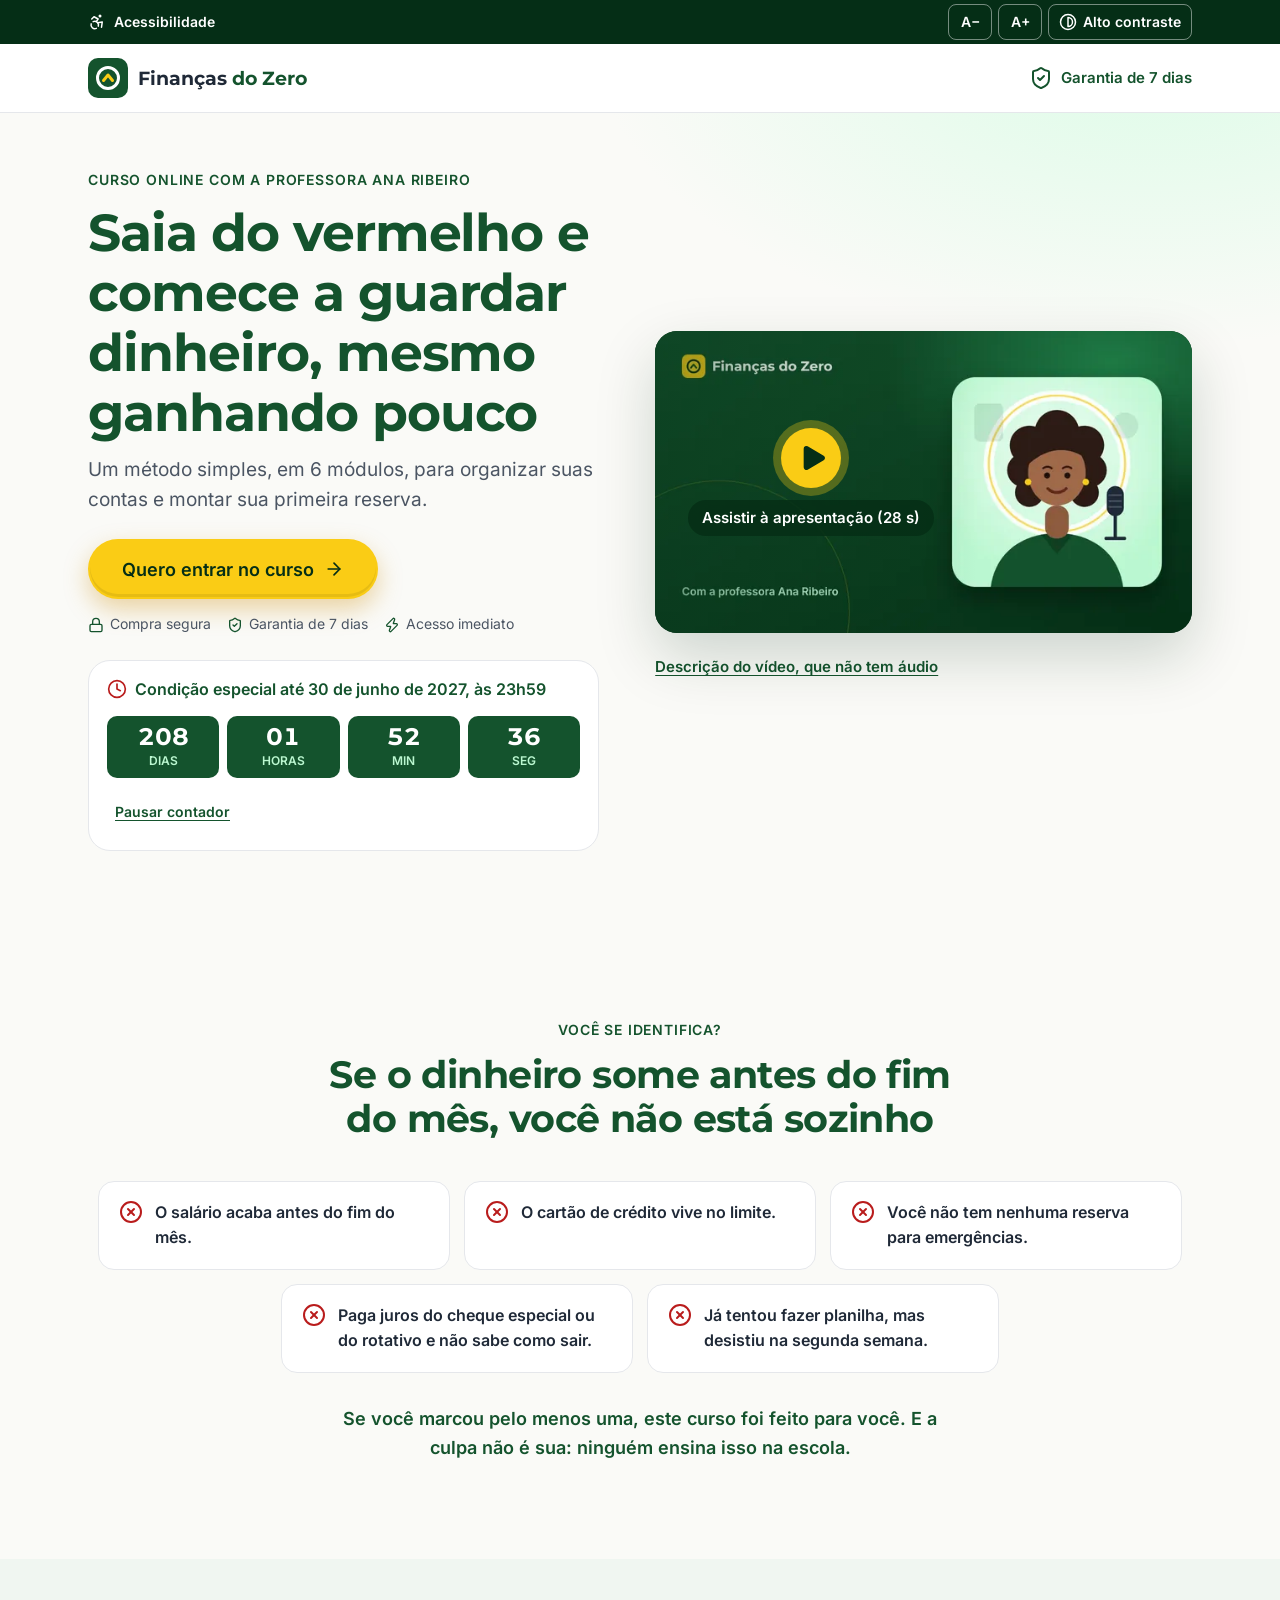
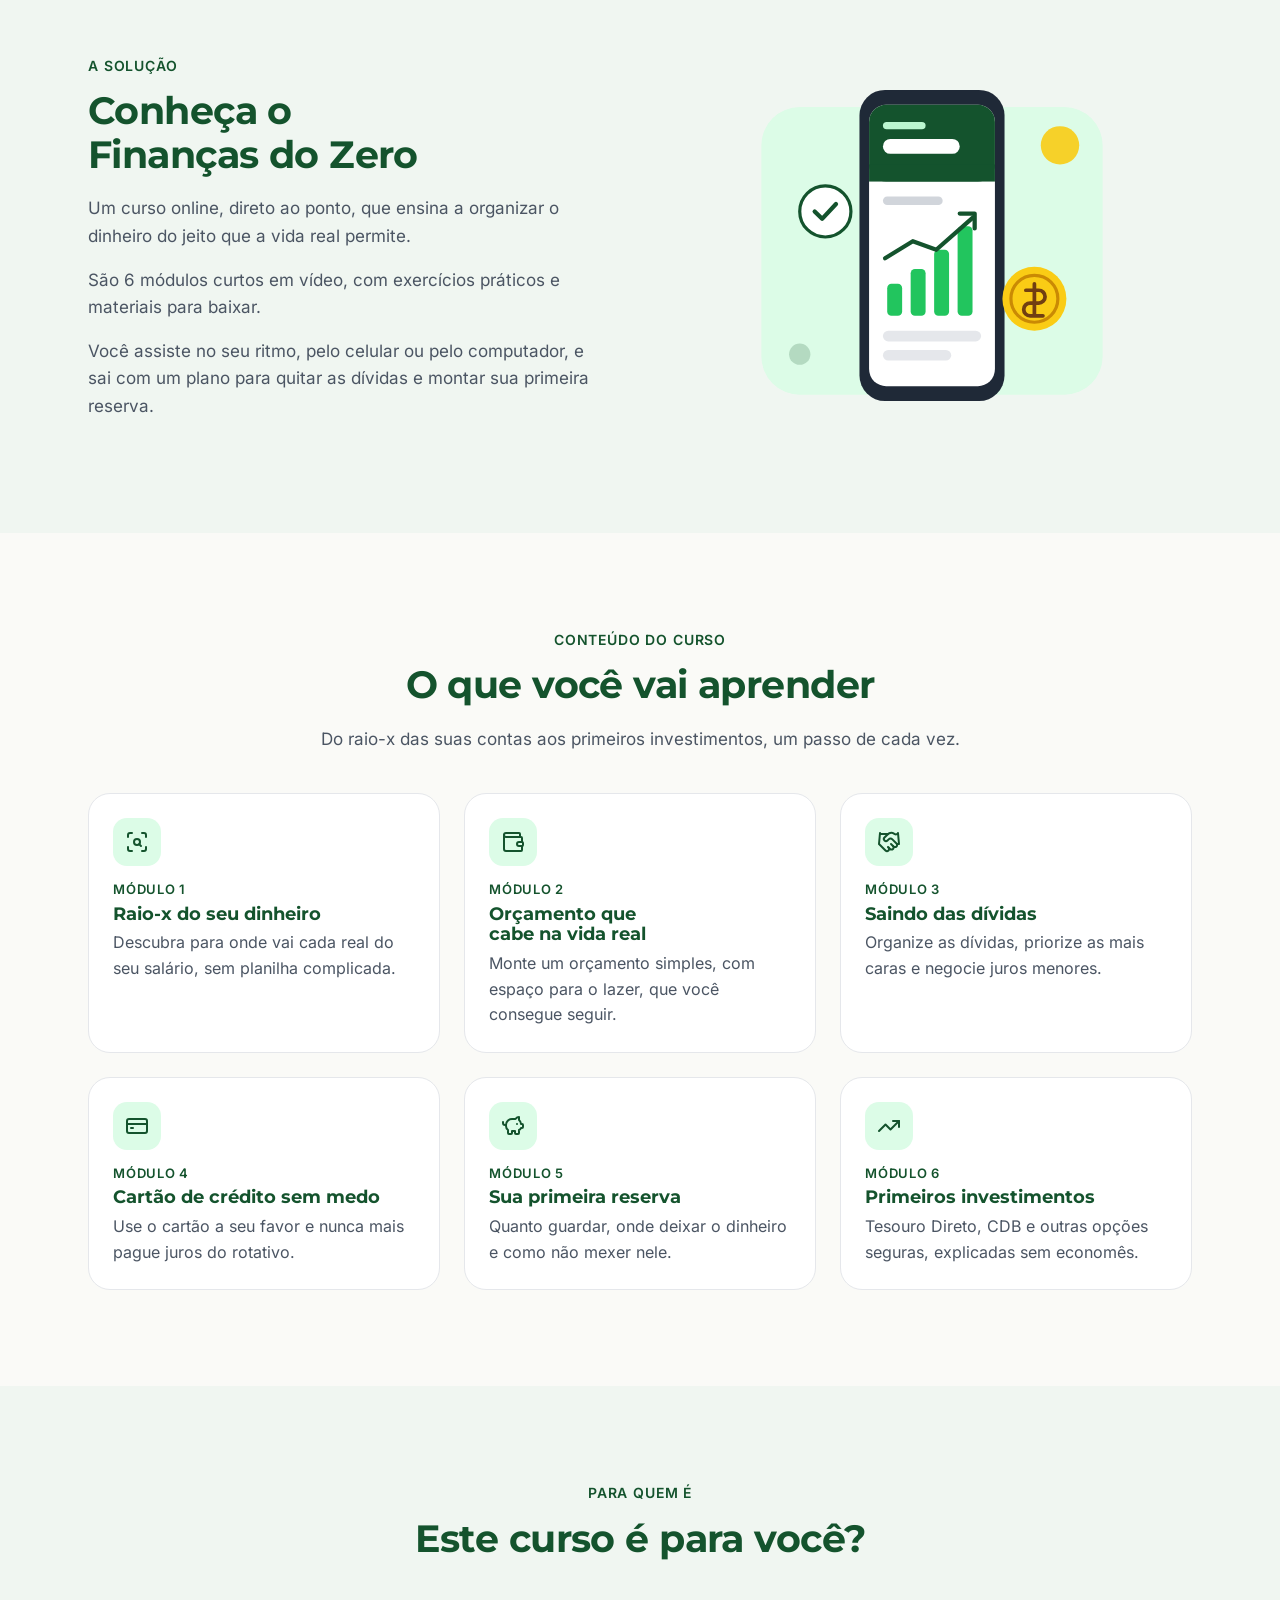
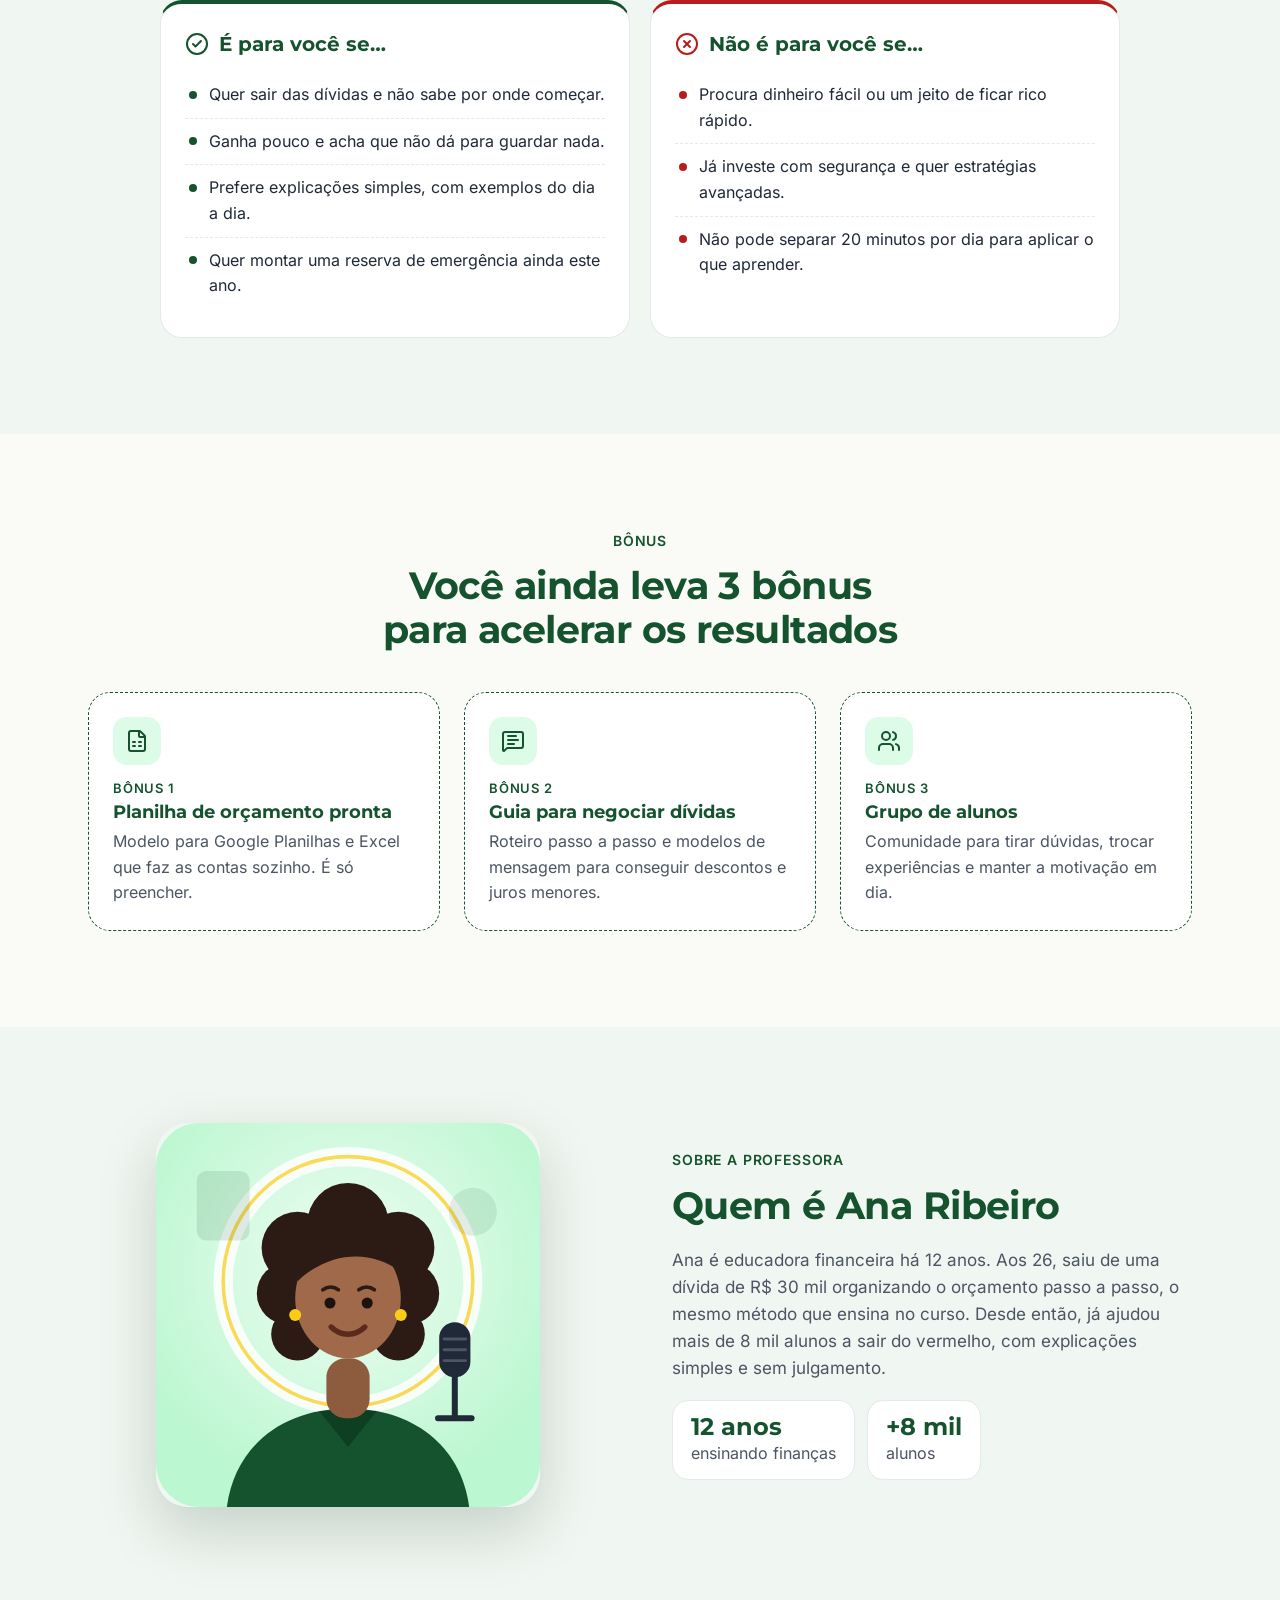
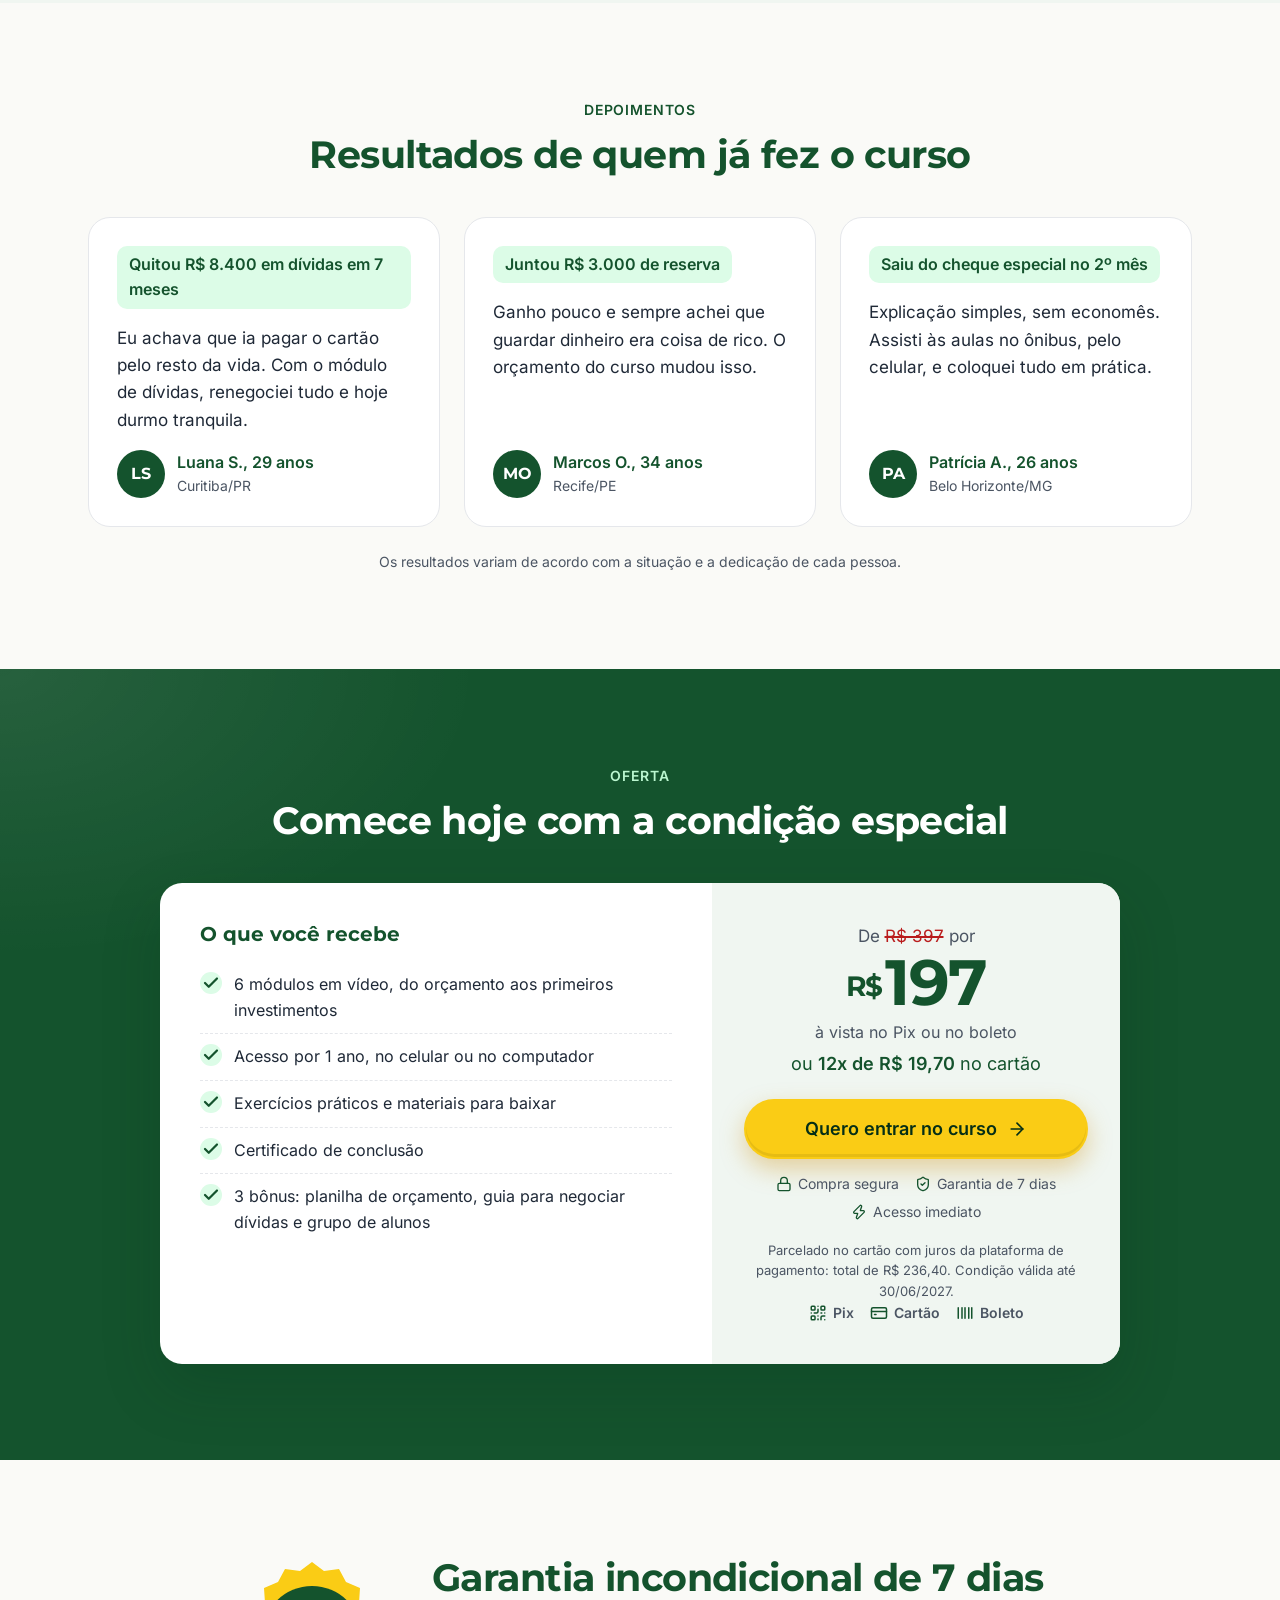
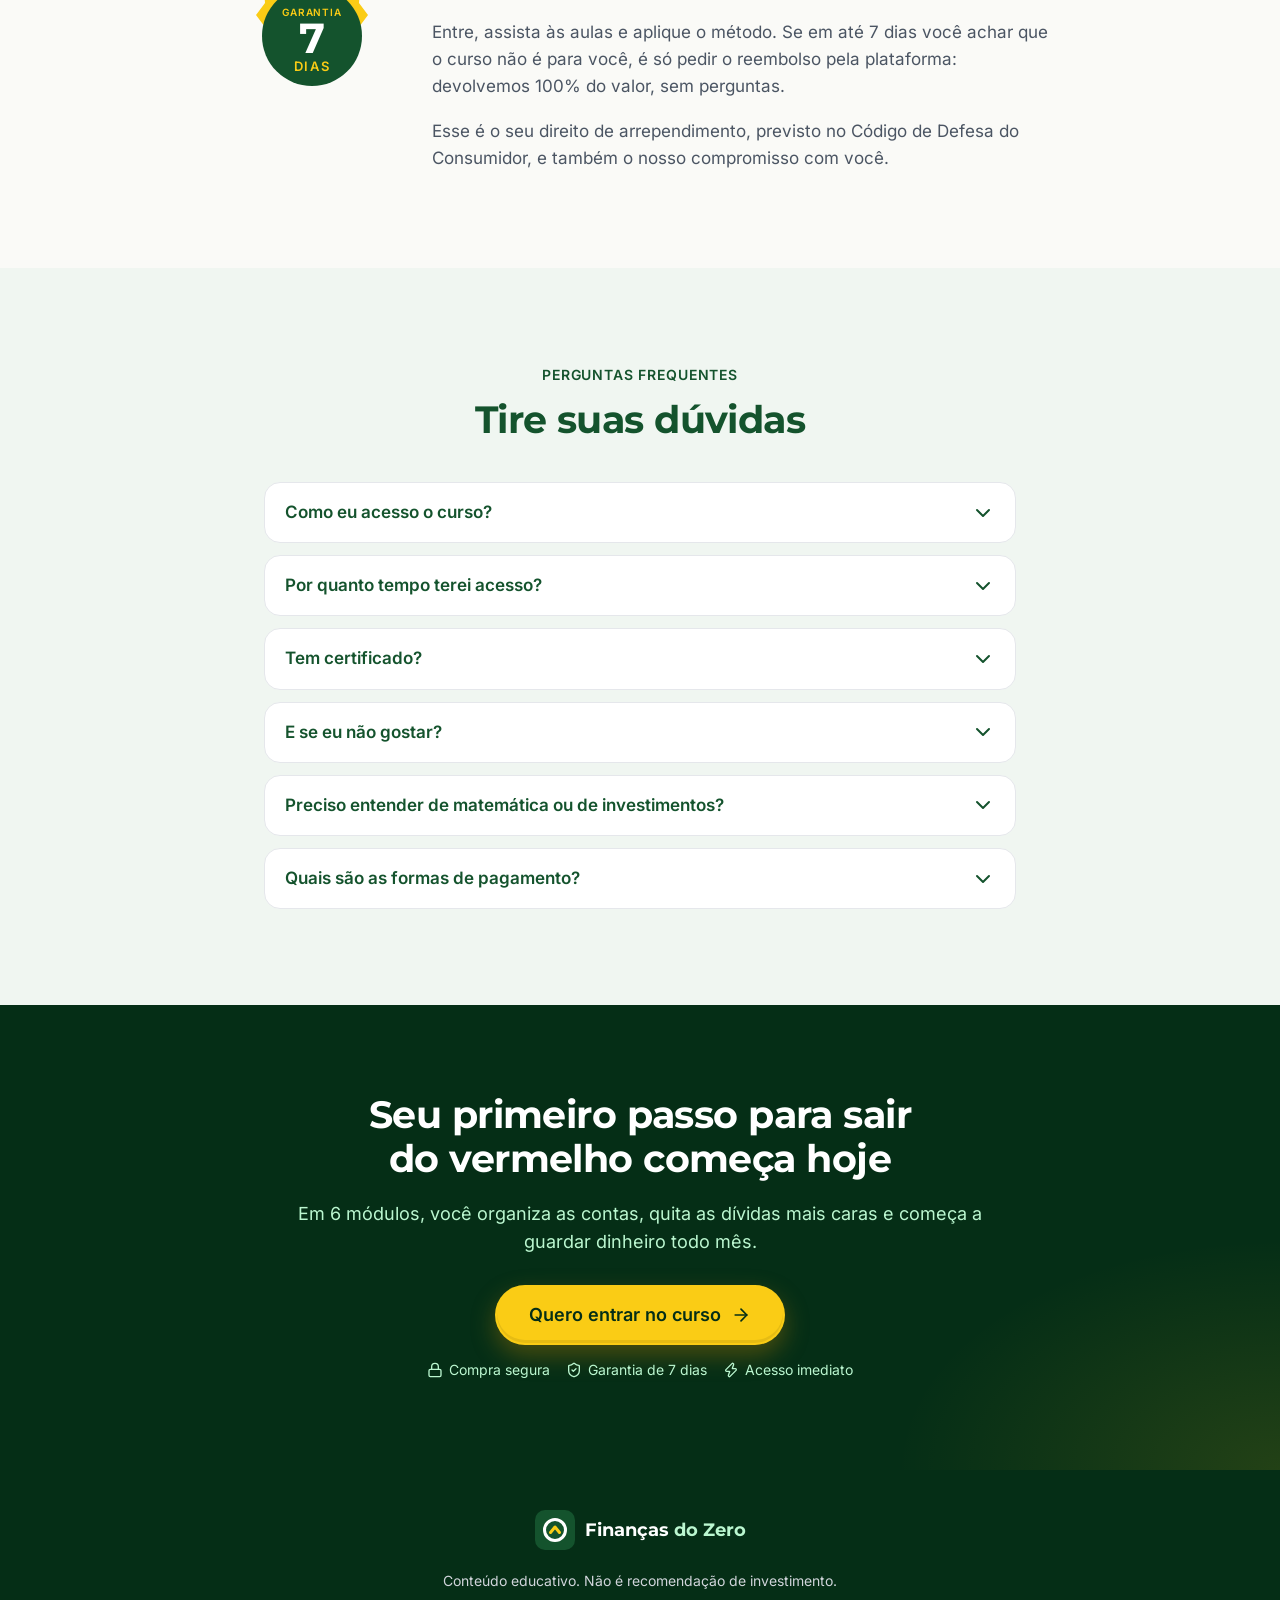
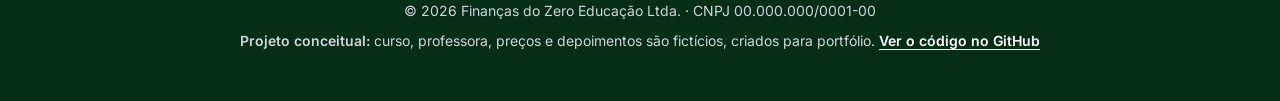
<file: index.html>
<!doctype html>
<html lang="pt-BR">
<head>
  <meta charset="utf-8">
  <meta name="viewport" content="width=device-width, initial-scale=1">
  <title>Curso Finanças do Zero | Saia do vermelho e comece a guardar dinheiro</title>
  <meta name="description" content="Curso online de educação financeira em 6 módulos para organizar as contas, sair das dívidas e montar sua primeira reserva, mesmo ganhando pouco. Garantia de 7 dias.">
  <meta name="robots" content="index, follow, max-image-preview:large">
  <link rel="canonical" href="https://gabrielgandra1.github.io/lp-curso-financas-do-zero/">
  <meta name="theme-color" content="#14532D">
  <meta property="og:type" content="website">
  <meta property="og:locale" content="pt_BR">
  <meta property="og:site_name" content="Finanças do Zero">
  <meta property="og:title" content="Curso Finanças do Zero | Saia do vermelho e comece a guardar dinheiro">
  <meta property="og:description" content="Um método simples, em 6 módulos, para organizar suas contas e montar sua primeira reserva. Garantia de 7 dias.">
  <meta property="og:url" content="https://gabrielgandra1.github.io/lp-curso-financas-do-zero/">
  <meta property="og:image" content="https://gabrielgandra1.github.io/lp-curso-financas-do-zero/assets/img/og-image.jpg">
  <meta property="og:image:width" content="1200">
  <meta property="og:image:height" content="630">
  <meta property="og:image:alt" content="Curso Finanças do Zero, com a professora Ana Ribeiro">
  <meta name="twitter:card" content="summary_large_image">
  <meta name="twitter:title" content="Curso Finanças do Zero">
  <meta name="twitter:description" content="Saia do vermelho e comece a guardar dinheiro, mesmo ganhando pouco.">
  <meta name="twitter:image" content="https://gabrielgandra1.github.io/lp-curso-financas-do-zero/assets/img/og-image.jpg">
  <link rel="icon" href="favicon.ico" sizes="32x32">
  <link rel="icon" href="assets/icons/favicon.svg" type="image/svg+xml">
  <link rel="apple-touch-icon" href="assets/icons/apple-touch-icon.png">
  <link rel="manifest" href="site.webmanifest">
  <link rel="preload" href="assets/fonts/inter-400.woff2" as="font" type="font/woff2" crossorigin>
  <link rel="preload" href="assets/fonts/montserrat-700.woff2" as="font" type="font/woff2" crossorigin>
  <link rel="stylesheet" href="css/styles.css">
  <script>document.documentElement.classList.add('js');try{var a=JSON.parse(localStorage.getItem('fz-a11y'));if(a&&a.fonte)document.documentElement.setAttribute('data-fonte',a.fonte);if(a&&a.contraste)document.documentElement.setAttribute('data-contraste','alto')}catch(e){}</script>
  <script src="js/main.js" defer></script>
  <script type="application/ld+json">
  {
    "@context": "https://schema.org",
    "@graph": [
      {
        "@type": "Organization",
        "@id": "https://gabrielgandra1.github.io/lp-curso-financas-do-zero/#escola",
        "name": "Finanças do Zero",
        "url": "https://gabrielgandra1.github.io/lp-curso-financas-do-zero/",
        "logo": "https://gabrielgandra1.github.io/lp-curso-financas-do-zero/assets/icons/icon-512.png"
      },
      {
        "@type": "Person",
        "@id": "https://gabrielgandra1.github.io/lp-curso-financas-do-zero/#ana-ribeiro",
        "name": "Ana Ribeiro",
        "jobTitle": "Educadora financeira",
        "worksFor": { "@id": "https://gabrielgandra1.github.io/lp-curso-financas-do-zero/#escola" }
      },
      {
        "@type": "Course",
        "@id": "https://gabrielgandra1.github.io/lp-curso-financas-do-zero/#curso",
        "name": "Finanças do Zero",
        "description": "Curso online de educação financeira em 6 módulos para organizar as contas, sair das dívidas e montar a primeira reserva.",
        "inLanguage": "pt-BR",
        "educationalLevel": "Iniciante",
        "teaches": ["Orçamento pessoal", "Saída das dívidas", "Uso consciente do cartão de crédito", "Reserva de emergência", "Primeiros investimentos"],
        "provider": { "@id": "https://gabrielgandra1.github.io/lp-curso-financas-do-zero/#escola" },
        "hasCourseInstance": {
          "@type": "CourseInstance",
          "courseMode": "Online",
          "instructor": { "@id": "https://gabrielgandra1.github.io/lp-curso-financas-do-zero/#ana-ribeiro" }
        },
        "offers": {
          "@type": "Offer",
          "category": "Paid",
          "price": "197.00",
          "priceCurrency": "BRL",
          "priceValidUntil": "2027-06-30",
          "availability": "https://schema.org/InStock",
          "url": "https://gabrielgandra1.github.io/lp-curso-financas-do-zero/#oferta"
        }
      },
      {
        "@type": "FAQPage",
        "mainEntity": [
          {
            "@type": "Question",
            "name": "Como eu acesso o curso?",
            "acceptedAnswer": { "@type": "Answer", "text": "Logo depois da confirmação do pagamento, você recebe por e-mail o acesso à área de alunos. Dá para assistir pelo celular, pelo tablet ou pelo computador." }
          },
          {
            "@type": "Question",
            "name": "Por quanto tempo terei acesso?",
            "acceptedAnswer": { "@type": "Answer", "text": "Por 1 ano a partir da compra, com todas as atualizações feitas nesse período. Você pode assistir às aulas quantas vezes quiser." }
          },
          {
            "@type": "Question",
            "name": "Tem certificado?",
            "acceptedAnswer": { "@type": "Answer", "text": "Sim. Ao concluir os 6 módulos, você baixa o certificado de conclusão na área de alunos." }
          },
          {
            "@type": "Question",
            "name": "E se eu não gostar?",
            "acceptedAnswer": { "@type": "Answer", "text": "Você tem 7 dias de garantia. Peça o reembolso pela plataforma de pagamento e devolvemos 100% do valor, sem perguntas." }
          },
          {
            "@type": "Question",
            "name": "Preciso entender de matemática ou de investimentos?",
            "acceptedAnswer": { "@type": "Answer", "text": "Não. O curso começa do zero e usa só contas simples. Tudo é explicado com exemplos do dia a dia." }
          },
          {
            "@type": "Question",
            "name": "Quais são as formas de pagamento?",
            "acceptedAnswer": { "@type": "Answer", "text": "Pix, boleto ou cartão de crédito em até 12 vezes. No Pix e no boleto, o valor é de R$ 197 à vista." }
          }
        ]
      }
    ]
  }
  </script>
</head>
<body>
  <svg class="sprite" aria-hidden="true" focusable="false" xmlns="http://www.w3.org/2000/svg"><symbol id="i-accessibility" viewBox="0 0 24 24"><circle cx="16" cy="4" r="1"/><path d="m18 19 1-7-6 1"/><path d="m5 8 3-3 5.5 3-2.36 3.5"/><path d="M4.24 14.5a5 5 0 0 0 6.88 6"/><path d="M13.76 17.5a5 5 0 0 0-6.88-6"/></symbol><symbol id="i-contrast" viewBox="0 0 24 24"><circle cx="12" cy="12" r="10"/><path d="M12 18a6 6 0 0 0 0-12v12z"/></symbol><symbol id="i-shield-check" viewBox="0 0 24 24"><path d="M20 13c0 5-3.5 7.5-7.66 8.95a1 1 0 0 1-.67-.01C7.5 20.5 4 18 4 13V6a1 1 0 0 1 1-1c2 0 4.5-1.2 6.24-2.72a1.17 1.17 0 0 1 1.52 0C14.51 3.81 17 5 19 5a1 1 0 0 1 1 1z"/><path d="m9 12 2 2 4-4"/></symbol><symbol id="i-play" viewBox="0 0 24 24"><path d="M5 5a2 2 0 0 1 3.008-1.728l11.997 6.998a2 2 0 0 1 .003 3.458l-12 7A2 2 0 0 1 5 19z"/></symbol><symbol id="i-arrow-right" viewBox="0 0 24 24"><path d="M5 12h14"/><path d="m12 5 7 7-7 7"/></symbol><symbol id="i-lock" viewBox="0 0 24 24"><rect width="18" height="11" x="3" y="11" rx="2" ry="2"/><path d="M7 11V7a5 5 0 0 1 10 0v4"/></symbol><symbol id="i-zap" viewBox="0 0 24 24"><path d="M15.914 4a1.5 1.5 0 00-2.474-1.561l-9 9A1.5 1.5 0 005.5 14h4.002a.5.5 0 01.471.666L8.086 20a1.5 1.5 0 002.475 1.56l9-9A1.5 1.5 0 0018.5 10h-3.997a.5.5 0 01-.472-.667z"/></symbol><symbol id="i-clock" viewBox="0 0 24 24"><circle cx="12" cy="12" r="10"/><path d="M12 6v6l4 2"/></symbol><symbol id="i-circle-x" viewBox="0 0 24 24"><circle cx="12" cy="12" r="10"/><path d="m15 9-6 6"/><path d="m9 9 6 6"/></symbol><symbol id="i-scan-search" viewBox="0 0 24 24"><path d="M3 7V5a2 2 0 0 1 2-2h2"/><path d="M17 3h2a2 2 0 0 1 2 2v2"/><path d="M21 17v2a2 2 0 0 1-2 2h-2"/><path d="M7 21H5a2 2 0 0 1-2-2v-2"/><circle cx="12" cy="12" r="3"/><path d="m16 16-1.9-1.9"/></symbol><symbol id="i-wallet" viewBox="0 0 24 24"><path d="M19 7V4a1 1 0 0 0-1-1H5a2 2 0 0 0 0 4h15a1 1 0 0 1 1 1v4h-3a2 2 0 0 0 0 4h3a1 1 0 0 0 1-1v-2a1 1 0 0 0-1-1"/><path d="M3 5v14a2 2 0 0 0 2 2h15a1 1 0 0 0 1-1v-4"/></symbol><symbol id="i-handshake" viewBox="0 0 24 24"><path d="m11 17 2 2a1 1 0 1 0 3-3"/><path d="m14 14 2.5 2.5a1 1 0 1 0 3-3l-3.88-3.88a3 3 0 0 0-4.24 0l-.88.88a1 1 0 1 1-3-3l2.81-2.81a5.79 5.79 0 0 1 7.06-.87l.47.28a2 2 0 0 0 1.42.25L21 4"/><path d="m21 3 1 11h-2"/><path d="M3 3 2 14l6.5 6.5a1 1 0 1 0 3-3"/><path d="M3 4h8"/></symbol><symbol id="i-credit-card" viewBox="0 0 24 24"><rect width="20" height="14" x="2" y="5" rx="2"/><line x1="2" x2="22" y1="10" y2="10"/><path d="M6 14h2"/></symbol><symbol id="i-piggy-bank" viewBox="0 0 24 24"><path d="M11 17h3v2a1 1 0 0 0 1 1h2a1 1 0 0 0 1-1v-3a3.16 3.16 0 0 0 2-2h1a1 1 0 0 0 1-1v-2a1 1 0 0 0-1-1h-1a5 5 0 0 0-2-4V3a4 4 0 0 0-3.2 1.6l-.3.4H11a6 6 0 0 0-6 6v1a5 5 0 0 0 2 4v3a1 1 0 0 0 1 1h2a1 1 0 0 0 1-1z"/><path d="M16 10h.01"/><path d="M2 8v1a2 2 0 0 0 2 2h1"/></symbol><symbol id="i-trending-up" viewBox="0 0 24 24"><path d="M16 7h6v6"/><path d="m22 7-8.5 8.5-5-5L2 17"/></symbol><symbol id="i-circle-check" viewBox="0 0 24 24"><circle cx="12" cy="12" r="10"/><path d="m16 9-5.5 5.5L8 12"/></symbol><symbol id="i-file-spreadsheet" viewBox="0 0 24 24"><path d="M6 22a2 2 0 0 1-2-2V4a2 2 0 0 1 2-2h8a2.4 2.4 0 0 1 1.704.706l3.588 3.588A2.4 2.4 0 0 1 20 8v12a2 2 0 0 1-2 2z"/><path d="M14 2v5a1 1 0 0 0 1 1h5"/><path d="M8 13h2"/><path d="M14 13h2"/><path d="M8 17h2"/><path d="M14 17h2"/></symbol><symbol id="i-message-square-text" viewBox="0 0 24 24"><path d="M22 17a2 2 0 0 1-2 2H6.828a2 2 0 0 0-1.414.586l-2.202 2.202A.71.71 0 0 1 2 21.286V5a2 2 0 0 1 2-2h16a2 2 0 0 1 2 2z"/><path d="M7 11h10"/><path d="M7 15h6"/><path d="M7 7h8"/></symbol><symbol id="i-users" viewBox="0 0 24 24"><path d="M16 21v-2a4 4 0 0 0-4-4H6a4 4 0 0 0-4 4v2"/><path d="M16 3.128a4 4 0 0 1 0 7.744"/><path d="M22 21v-2a4 4 0 0 0-3-3.87"/><circle cx="9" cy="7" r="4"/></symbol><symbol id="i-check" viewBox="0 0 24 24"><path d="M20 6 9 17l-5-5"/></symbol><symbol id="i-qr-code" viewBox="0 0 24 24"><rect width="5" height="5" x="3" y="3" rx="1"/><rect width="5" height="5" x="16" y="3" rx="1"/><rect width="5" height="5" x="3" y="16" rx="1"/><path d="M21 16h-3a2 2 0 0 0-2 2v3"/><path d="M21 21v.01"/><path d="M12 7v3a2 2 0 0 1-2 2H7"/><path d="M3 12h.01"/><path d="M12 3h.01"/><path d="M12 16v.01"/><path d="M16 12h1"/><path d="M21 12v.01"/><path d="M12 21v-1"/></symbol><symbol id="i-barcode" viewBox="0 0 24 24"><path d="M3 5v14"/><path d="M8 5v14"/><path d="M12 5v14"/><path d="M17 5v14"/><path d="M21 5v14"/></symbol><symbol id="i-chevron-down" viewBox="0 0 24 24"><path d="m6 9 6 6 6-6"/></symbol></svg>
  <a class="skip-link" href="#conteudo">Pular para o conteúdo principal</a>

  <div class="a11y-bar" role="region" aria-label="Recursos de acessibilidade">
    <div class="container a11y-bar__inner">
      <p class="a11y-bar__title" id="a11y-titulo">
        <svg class="icon" aria-hidden="true" focusable="false"><use href="#i-accessibility"></use></svg>
        Acessibilidade
      </p>
      <div class="a11y-bar__actions" role="group" aria-labelledby="a11y-titulo">
        <button class="a11y-btn" type="button" data-a11y="menos">A−<span class="sr-only"> Diminuir o texto</span></button>
        <button class="a11y-btn" type="button" data-a11y="mais">A+<span class="sr-only"> Aumentar o texto</span></button>
        <button class="a11y-btn" type="button" data-a11y="contraste" aria-pressed="false">
          <svg class="icon" aria-hidden="true" focusable="false"><use href="#i-contrast"></use></svg>
          <span class="a11y-btn__label">Alto contraste</span>
        </button>
      </div>
    </div>
  </div>

  <header class="site-header">
    <div class="container header__inner">
      <p class="brand">
        <svg class="brand__mark" viewBox="0 0 40 40" aria-hidden="true" focusable="false"><rect class="brand__bg" width="40" height="40" rx="10"></rect><circle class="brand__coin" cx="20" cy="20" r="10.5"></circle><path class="brand__arrow" d="M15.5 22.5 20 17l4.5 5.5"></path></svg>
        <span>Finanças <span class="brand__accent">do Zero</span></span>
      </p>
      <p class="header__seal">
        <svg class="icon" aria-hidden="true" focusable="false"><use href="#i-shield-check"></use></svg>
        Garantia de 7 dias
      </p>
    </div>
  </header>

  <main id="conteudo" tabindex="-1">
    <section class="hero" aria-labelledby="hero-titulo">
      <div class="container hero__grid">
        <div class="hero__intro">
          <p class="eyebrow">Curso online com a professora Ana Ribeiro</p>
          <h1 id="hero-titulo">Saia do vermelho e comece a guardar dinheiro, mesmo ganhando pouco</h1>
          <p class="hero__lead">Um método simples, em 6 módulos, para organizar suas contas e montar sua primeira reserva.</p>
        </div>

        <figure class="video hero__video">
          <div class="video__frame" data-video data-youtube-id="">
            <a class="video__play" href="assets/video/apresentacao.mp4">
              <img src="assets/img/video-capa.webp" srcset="assets/img/video-capa-640.webp 640w, assets/img/video-capa.webp 1280w" sizes="(min-width: 60em) 34rem, 100vw" width="1280" height="720" alt="" fetchpriority="high">
              <span class="video__overlay">
                <span class="video__icon"><svg class="icon icon--fill" aria-hidden="true" focusable="false"><use href="#i-play"></use></svg></span>
                <span class="video__label">Assistir à apresentação <span class="video__time">(28 s)</span></span>
              </span>
            </a>
          </div>
          <figcaption>
            <details class="video__desc">
              <summary>Descrição do vídeo, que não tem áudio</summary>
              <p>Apresentação de 28 segundos em seis telas: o nome do curso e a professora Ana Ribeiro; a promessa de sair do vermelho e começar a guardar dinheiro; os 6 módulos; os 3 bônus; o acesso por 1 ano com certificado e garantia de 7 dias; e o convite para entrar no curso.</p>
            </details>
          </figcaption>
        </figure>

        <div class="hero__cta">
          <a class="btn btn--buy btn--lg" href="checkout/" data-checkout>
            Quero entrar no curso
            <svg class="icon" aria-hidden="true" focusable="false"><use href="#i-arrow-right"></use></svg>
          </a>
          <p class="trust">
            <span><svg class="icon" aria-hidden="true" focusable="false"><use href="#i-lock"></use></svg>Compra segura</span>
            <span><svg class="icon" aria-hidden="true" focusable="false"><use href="#i-shield-check"></use></svg>Garantia de 7 dias</span>
            <span><svg class="icon" aria-hidden="true" focusable="false"><use href="#i-zap"></use></svg>Acesso imediato</span>
          </p>
        </div>

        <div class="countdown" data-countdown>
          <p class="countdown__title" id="contador-titulo">
            <svg class="icon" aria-hidden="true" focusable="false"><use href="#i-clock"></use></svg>
            <span>Condição especial até <time datetime="2027-06-30T23:59:59-03:00" data-deadline>30 de junho de 2027, às 23h59</time></span>
          </p>
          <div class="countdown__body">
            <div class="countdown__timer" role="timer" aria-labelledby="contador-titulo" data-timer>
              <p class="countdown__unit"><span class="countdown__value" data-unit="dias">00</span><span class="countdown__label">dias</span></p>
              <p class="countdown__unit"><span class="countdown__value" data-unit="horas">00</span><span class="countdown__label">horas</span></p>
              <p class="countdown__unit"><span class="countdown__value" data-unit="minutos">00</span><span class="countdown__label">min</span></p>
              <p class="countdown__unit"><span class="countdown__value" data-unit="segundos">00</span><span class="countdown__label">seg</span></p>
            </div>
            <button class="countdown__toggle" type="button" data-timer-toggle>Pausar contador</button>
          </div>
        </div>
      </div>
    </section>

    <section class="section" id="dores" aria-labelledby="dores-titulo">
      <div class="container">
        <header class="section__header">
          <p class="eyebrow">Você se identifica?</p>
          <h2 id="dores-titulo">Se o dinheiro some antes do fim do mês, você não está sozinho</h2>
        </header>
        <ul class="pains" role="list">
          <li class="pain reveal"><svg class="icon" aria-hidden="true" focusable="false"><use href="#i-circle-x"></use></svg>O salário acaba antes do fim do mês.</li>
          <li class="pain reveal"><svg class="icon" aria-hidden="true" focusable="false"><use href="#i-circle-x"></use></svg>O cartão de crédito vive no limite.</li>
          <li class="pain reveal"><svg class="icon" aria-hidden="true" focusable="false"><use href="#i-circle-x"></use></svg>Você não tem nenhuma reserva para emergências.</li>
          <li class="pain reveal"><svg class="icon" aria-hidden="true" focusable="false"><use href="#i-circle-x"></use></svg>Paga juros do cheque especial ou do rotativo e não sabe como sair.</li>
          <li class="pain reveal"><svg class="icon" aria-hidden="true" focusable="false"><use href="#i-circle-x"></use></svg>Já tentou fazer planilha, mas desistiu na segunda semana.</li>
        </ul>
        <p class="pains__note">Se você marcou pelo menos uma, este curso foi feito para você. E a culpa não é sua: ninguém ensina isso na escola.</p>
      </div>
    </section>

    <section class="section section--soft" id="solucao" aria-labelledby="solucao-titulo">
      <div class="container split">
        <div class="split__text reveal">
          <p class="eyebrow">A solução</p>
          <h2 id="solucao-titulo">Conheça o Finanças do Zero</h2>
          <p>Um curso online, direto ao ponto, que ensina a organizar o dinheiro do jeito que a vida real permite.</p>
          <p>São 6 módulos curtos em vídeo, com exercícios práticos e materiais para baixar.</p>
          <p>Você assiste no seu ritmo, pelo celular ou pelo computador, e sai com um plano para quitar as dívidas e montar sua primeira reserva.</p>
        </div>
        <div class="split__media reveal">
          <img src="assets/img/app-celular.svg" width="360" height="320" alt="" loading="lazy" decoding="async">
        </div>
      </div>
    </section>

    <section class="section" id="modulos" aria-labelledby="modulos-titulo">
      <div class="container">
        <header class="section__header">
          <p class="eyebrow">Conteúdo do curso</p>
          <h2 id="modulos-titulo">O que você vai aprender</h2>
          <p>Do raio-x das suas contas aos primeiros investimentos, um passo de cada vez.</p>
        </header>
        <ol class="modules" role="list">
          <li class="module reveal">
            <span class="module__icon"><svg class="icon" aria-hidden="true" focusable="false"><use href="#i-scan-search"></use></svg></span>
            <h3><span class="module__label">Módulo 1</span>Raio-x do seu dinheiro</h3>
            <p>Descubra para onde vai cada real do seu salário, sem planilha complicada.</p>
          </li>
          <li class="module reveal">
            <span class="module__icon"><svg class="icon" aria-hidden="true" focusable="false"><use href="#i-wallet"></use></svg></span>
            <h3><span class="module__label">Módulo 2</span>Orçamento que cabe na vida real</h3>
            <p>Monte um orçamento simples, com espaço para o lazer, que você consegue seguir.</p>
          </li>
          <li class="module reveal">
            <span class="module__icon"><svg class="icon" aria-hidden="true" focusable="false"><use href="#i-handshake"></use></svg></span>
            <h3><span class="module__label">Módulo 3</span>Saindo das dívidas</h3>
            <p>Organize as dívidas, priorize as mais caras e negocie juros menores.</p>
          </li>
          <li class="module reveal">
            <span class="module__icon"><svg class="icon" aria-hidden="true" focusable="false"><use href="#i-credit-card"></use></svg></span>
            <h3><span class="module__label">Módulo 4</span>Cartão de crédito sem medo</h3>
            <p>Use o cartão a seu favor e nunca mais pague juros do rotativo.</p>
          </li>
          <li class="module reveal">
            <span class="module__icon"><svg class="icon" aria-hidden="true" focusable="false"><use href="#i-piggy-bank"></use></svg></span>
            <h3><span class="module__label">Módulo 5</span>Sua primeira reserva</h3>
            <p>Quanto guardar, onde deixar o dinheiro e como não mexer nele.</p>
          </li>
          <li class="module reveal">
            <span class="module__icon"><svg class="icon" aria-hidden="true" focusable="false"><use href="#i-trending-up"></use></svg></span>
            <h3><span class="module__label">Módulo 6</span>Primeiros investimentos</h3>
            <p>Tesouro Direto, CDB e outras opções seguras, explicadas sem economês.</p>
          </li>
        </ol>
      </div>
    </section>

    <section class="section section--soft" id="para-quem" aria-labelledby="para-quem-titulo">
      <div class="container">
        <header class="section__header">
          <p class="eyebrow">Para quem é</p>
          <h2 id="para-quem-titulo">Este curso é para você?</h2>
        </header>
        <div class="fit">
          <div class="fit__col fit__col--yes reveal">
            <h3>
              <svg class="icon" aria-hidden="true" focusable="false"><use href="#i-circle-check"></use></svg>
              É para você se…
            </h3>
            <ul role="list">
              <li>Quer sair das dívidas e não sabe por onde começar.</li>
              <li>Ganha pouco e acha que não dá para guardar nada.</li>
              <li>Prefere explicações simples, com exemplos do dia a dia.</li>
              <li>Quer montar uma reserva de emergência ainda este ano.</li>
            </ul>
          </div>
          <div class="fit__col fit__col--no reveal">
            <h3>
              <svg class="icon" aria-hidden="true" focusable="false"><use href="#i-circle-x"></use></svg>
              Não é para você se…
            </h3>
            <ul role="list">
              <li>Procura dinheiro fácil ou um jeito de ficar rico rápido.</li>
              <li>Já investe com segurança e quer estratégias avançadas.</li>
              <li>Não pode separar 20 minutos por dia para aplicar o que aprender.</li>
            </ul>
          </div>
        </div>
      </div>
    </section>

    <section class="section" id="bonus" aria-labelledby="bonus-titulo">
      <div class="container">
        <header class="section__header">
          <p class="eyebrow">Bônus</p>
          <h2 id="bonus-titulo">Você ainda leva 3 bônus para acelerar os resultados</h2>
        </header>
        <ul class="bonuses" role="list">
          <li class="bonus reveal">
            <span class="bonus__icon"><svg class="icon" aria-hidden="true" focusable="false"><use href="#i-file-spreadsheet"></use></svg></span>
            <h3><span class="bonus__label">Bônus 1</span>Planilha de orçamento pronta</h3>
            <p>Modelo para Google Planilhas e Excel que faz as contas sozinho. É só preencher.</p>
          </li>
          <li class="bonus reveal">
            <span class="bonus__icon"><svg class="icon" aria-hidden="true" focusable="false"><use href="#i-message-square-text"></use></svg></span>
            <h3><span class="bonus__label">Bônus 2</span>Guia para negociar dívidas</h3>
            <p>Roteiro passo a passo e modelos de mensagem para conseguir descontos e juros menores.</p>
          </li>
          <li class="bonus reveal">
            <span class="bonus__icon"><svg class="icon" aria-hidden="true" focusable="false"><use href="#i-users"></use></svg></span>
            <h3><span class="bonus__label">Bônus 3</span>Grupo de alunos</h3>
            <p>Comunidade para tirar dúvidas, trocar experiências e manter a motivação em dia.</p>
          </li>
        </ul>
      </div>
    </section>

    <section class="section section--soft" id="professora" aria-labelledby="professora-titulo">
      <div class="container split split--reverse">
        <div class="split__media reveal">
          <img class="teacher__photo" src="assets/img/professora-ana.svg" width="320" height="320" alt="Ilustração da professora Ana Ribeiro em um estúdio de gravação, com microfone e iluminação" loading="lazy" decoding="async">
        </div>
        <div class="split__text reveal">
          <p class="eyebrow">Sobre a professora</p>
          <h2 id="professora-titulo">Quem é Ana Ribeiro</h2>
          <p>Ana é educadora financeira há 12 anos. Aos 26, saiu de uma dívida de R$ 30 mil organizando o orçamento passo a passo, o mesmo método que ensina no curso. Desde então, já ajudou mais de 8 mil alunos a sair do vermelho, com explicações simples e sem julgamento.</p>
          <ul class="teacher__stats" role="list">
            <li><strong>12 anos</strong> ensinando finanças</li>
            <li><strong>+8 mil</strong> alunos</li>
          </ul>
        </div>
      </div>
    </section>

    <section class="section" id="depoimentos" aria-labelledby="depoimentos-titulo">
      <div class="container">
        <header class="section__header">
          <p class="eyebrow">Depoimentos</p>
          <h2 id="depoimentos-titulo">Resultados de quem já fez o curso</h2>
        </header>
        <ul class="testimonials" role="list">
          <li class="reveal">
            <figure class="testimonial">
              <p class="testimonial__result">Quitou R$ 8.400 em dívidas em 7 meses</p>
              <blockquote>
                <p>Eu achava que ia pagar o cartão pelo resto da vida. Com o módulo de dívidas, renegociei tudo e hoje durmo tranquila.</p>
              </blockquote>
              <figcaption>
                <span class="avatar" aria-hidden="true">LS</span>
                <span><strong>Luana S., 29 anos</strong><span class="testimonial__place">Curitiba/PR</span></span>
              </figcaption>
            </figure>
          </li>
          <li class="reveal">
            <figure class="testimonial">
              <p class="testimonial__result">Juntou R$ 3.000 de reserva</p>
              <blockquote>
                <p>Ganho pouco e sempre achei que guardar dinheiro era coisa de rico. O orçamento do curso mudou isso.</p>
              </blockquote>
              <figcaption>
                <span class="avatar" aria-hidden="true">MO</span>
                <span><strong>Marcos O., 34 anos</strong><span class="testimonial__place">Recife/PE</span></span>
              </figcaption>
            </figure>
          </li>
          <li class="reveal">
            <figure class="testimonial">
              <p class="testimonial__result">Saiu do cheque especial no 2º mês</p>
              <blockquote>
                <p>Explicação simples, sem economês. Assisti às aulas no ônibus, pelo celular, e coloquei tudo em prática.</p>
              </blockquote>
              <figcaption>
                <span class="avatar" aria-hidden="true">PA</span>
                <span><strong>Patrícia A., 26 anos</strong><span class="testimonial__place">Belo Horizonte/MG</span></span>
              </figcaption>
            </figure>
          </li>
        </ul>
        <p class="testimonials__note">Os resultados variam de acordo com a situação e a dedicação de cada pessoa.</p>
      </div>
    </section>

    <section class="section section--offer" id="oferta" aria-labelledby="oferta-titulo">
      <div class="container">
        <header class="section__header section__header--light">
          <p class="eyebrow">Oferta</p>
          <h2 id="oferta-titulo">Comece hoje com a condição especial</h2>
        </header>
        <div class="offer reveal">
          <div class="offer__items">
            <h3>O que você recebe</h3>
            <ul role="list">
              <li><svg class="icon" aria-hidden="true" focusable="false"><use href="#i-check"></use></svg>6 módulos em vídeo, do orçamento aos primeiros investimentos</li>
              <li><svg class="icon" aria-hidden="true" focusable="false"><use href="#i-check"></use></svg>Acesso por 1 ano, no celular ou no computador</li>
              <li><svg class="icon" aria-hidden="true" focusable="false"><use href="#i-check"></use></svg>Exercícios práticos e materiais para baixar</li>
              <li><svg class="icon" aria-hidden="true" focusable="false"><use href="#i-check"></use></svg>Certificado de conclusão</li>
              <li><svg class="icon" aria-hidden="true" focusable="false"><use href="#i-check"></use></svg>3 bônus: planilha de orçamento, guia para negociar dívidas e grupo de alunos</li>
            </ul>
          </div>
          <div class="offer__price">
            <p class="price__old"><span class="sr-only">Preço normal: </span>De <del>R$ 397</del> por</p>
            <p class="price__now"><span class="sr-only">Preço com desconto: </span><span class="price__currency">R$</span>197</p>
            <p class="price__cash">à vista no Pix ou no boleto</p>
            <p class="price__installments">ou <strong>12x de R$ 19,70</strong> no cartão</p>
            <a class="btn btn--buy btn--lg btn--block" href="checkout/" data-checkout>
              Quero entrar no curso
              <svg class="icon" aria-hidden="true" focusable="false"><use href="#i-arrow-right"></use></svg>
            </a>
            <p class="trust trust--center">
              <span><svg class="icon" aria-hidden="true" focusable="false"><use href="#i-lock"></use></svg>Compra segura</span>
              <span><svg class="icon" aria-hidden="true" focusable="false"><use href="#i-shield-check"></use></svg>Garantia de 7 dias</span>
              <span><svg class="icon" aria-hidden="true" focusable="false"><use href="#i-zap"></use></svg>Acesso imediato</span>
            </p>
            <p class="price__note">Parcelado no cartão com juros da plataforma de pagamento: total de R$ 236,40. Condição válida até <time datetime="2027-06-30T23:59:59-03:00" data-deadline-short>30/06/2027</time>.</p>
            <ul class="payments" role="list" aria-label="Formas de pagamento">
              <li><svg class="icon" aria-hidden="true" focusable="false"><use href="#i-qr-code"></use></svg>Pix</li>
              <li><svg class="icon" aria-hidden="true" focusable="false"><use href="#i-credit-card"></use></svg>Cartão</li>
              <li><svg class="icon" aria-hidden="true" focusable="false"><use href="#i-barcode"></use></svg>Boleto</li>
            </ul>
          </div>
        </div>
      </div>
    </section>

    <section class="section" id="garantia" aria-labelledby="garantia-titulo">
      <div class="container guarantee reveal">
        <svg class="guarantee__seal" viewBox="0 0 160 160" aria-hidden="true" focusable="false">
          <path class="guarantee__ring" d="M80 6l12 9 15-2 7 13 14 6-1 15 9 12-9 12 1 15-14 6-7 13-15-2-12 9-12-9-15 2-7-13-14-6 1-15-9-12 9-12-1-15 14-6 7-13 15 2z"></path>
          <circle class="guarantee__inner" cx="80" cy="80" r="50"></circle>
          <text class="guarantee__text guarantee__text--top" x="80" y="60" text-anchor="middle">GARANTIA</text>
          <text class="guarantee__number" x="80" y="97" text-anchor="middle">7</text>
          <text class="guarantee__text" x="80" y="115" text-anchor="middle">DIAS</text>
        </svg>
        <div>
          <h2 id="garantia-titulo">Garantia incondicional de 7 dias</h2>
          <p>Entre, assista às aulas e aplique o método. Se em até 7 dias você achar que o curso não é para você, é só pedir o reembolso pela plataforma: devolvemos 100% do valor, sem perguntas.</p>
          <p>Esse é o seu direito de arrependimento, previsto no Código de Defesa do Consumidor, e também o nosso compromisso com você.</p>
        </div>
      </div>
    </section>

    <section class="section section--soft" id="duvidas" aria-labelledby="duvidas-titulo">
      <div class="container container--narrow">
        <header class="section__header">
          <p class="eyebrow">Perguntas frequentes</p>
          <h2 id="duvidas-titulo">Tire suas dúvidas</h2>
        </header>
        <div class="faq">
          <details class="faq__item">
            <summary><span>Como eu acesso o curso?</span><svg class="icon faq__chevron" aria-hidden="true" focusable="false"><use href="#i-chevron-down"></use></svg></summary>
            <div class="faq__answer"><p>Logo depois da confirmação do pagamento, você recebe por e-mail o acesso à área de alunos. Dá para assistir pelo celular, pelo tablet ou pelo computador.</p></div>
          </details>
          <details class="faq__item">
            <summary><span>Por quanto tempo terei acesso?</span><svg class="icon faq__chevron" aria-hidden="true" focusable="false"><use href="#i-chevron-down"></use></svg></summary>
            <div class="faq__answer"><p>Por 1 ano a partir da compra, com todas as atualizações feitas nesse período. Você pode assistir às aulas quantas vezes quiser.</p></div>
          </details>
          <details class="faq__item">
            <summary><span>Tem certificado?</span><svg class="icon faq__chevron" aria-hidden="true" focusable="false"><use href="#i-chevron-down"></use></svg></summary>
            <div class="faq__answer"><p>Sim. Ao concluir os 6 módulos, você baixa o certificado de conclusão na área de alunos.</p></div>
          </details>
          <details class="faq__item">
            <summary><span>E se eu não gostar?</span><svg class="icon faq__chevron" aria-hidden="true" focusable="false"><use href="#i-chevron-down"></use></svg></summary>
            <div class="faq__answer"><p>Você tem 7 dias de garantia. Peça o reembolso pela plataforma de pagamento e devolvemos 100% do valor, sem perguntas.</p></div>
          </details>
          <details class="faq__item">
            <summary><span>Preciso entender de matemática ou de investimentos?</span><svg class="icon faq__chevron" aria-hidden="true" focusable="false"><use href="#i-chevron-down"></use></svg></summary>
            <div class="faq__answer"><p>Não. O curso começa do zero e usa só contas simples. Tudo é explicado com exemplos do dia a dia.</p></div>
          </details>
          <details class="faq__item">
            <summary><span>Quais são as formas de pagamento?</span><svg class="icon faq__chevron" aria-hidden="true" focusable="false"><use href="#i-chevron-down"></use></svg></summary>
            <div class="faq__answer"><p>Pix, boleto ou cartão de crédito em até 12 vezes. No Pix e no boleto, o valor é de R$ 197 à vista.</p></div>
          </details>
        </div>
      </div>
    </section>

    <section class="cta" id="chamada-final" aria-labelledby="cta-titulo">
      <div class="container cta__inner reveal">
        <h2 id="cta-titulo">Seu primeiro passo para sair do vermelho começa hoje</h2>
        <p>Em 6 módulos, você organiza as contas, quita as dívidas mais caras e começa a guardar dinheiro todo mês.</p>
        <a class="btn btn--buy btn--lg" href="checkout/" data-checkout>
          Quero entrar no curso
          <svg class="icon" aria-hidden="true" focusable="false"><use href="#i-arrow-right"></use></svg>
        </a>
        <p class="trust trust--center trust--light">
          <span><svg class="icon" aria-hidden="true" focusable="false"><use href="#i-lock"></use></svg>Compra segura</span>
          <span><svg class="icon" aria-hidden="true" focusable="false"><use href="#i-shield-check"></use></svg>Garantia de 7 dias</span>
          <span><svg class="icon" aria-hidden="true" focusable="false"><use href="#i-zap"></use></svg>Acesso imediato</span>
        </p>
      </div>
    </section>
  </main>

  <footer class="site-footer" id="rodape">
    <div class="container footer__inner">
      <p class="brand brand--light">
        <svg class="brand__mark" viewBox="0 0 40 40" aria-hidden="true" focusable="false"><rect class="brand__bg" width="40" height="40" rx="10"></rect><circle class="brand__coin" cx="20" cy="20" r="10.5"></circle><path class="brand__arrow" d="M15.5 22.5 20 17l4.5 5.5"></path></svg>
        <span>Finanças <span class="brand__accent">do Zero</span></span>
      </p>
      <p>Conteúdo educativo. Não é recomendação de investimento.</p>
      <p>© 2026 Finanças do Zero Educação Ltda. · CNPJ 00.000.000/0001-00</p>
      <p class="footer__concept"><strong>Projeto conceitual:</strong> curso, professora, preços e depoimentos são fictícios, criados para portfólio. <a href="https://github.com/gabrielgandra1/lp-curso-financas-do-zero">Ver o código no GitHub</a></p>
    </div>
  </footer>

  <aside class="buy-bar" aria-label="Compra rápida" data-buy-bar>
    <div class="buy-bar__inner">
      <p class="buy-bar__price"><span>Hoje por</span> <strong>12x de R$ 19,70</strong></p>
      <a class="btn btn--buy" href="checkout/" data-checkout>Quero entrar</a>
    </div>
  </aside>

  <p class="sr-only" id="a11y-status" role="status" aria-live="polite"></p>
</body>
</html>
</file>
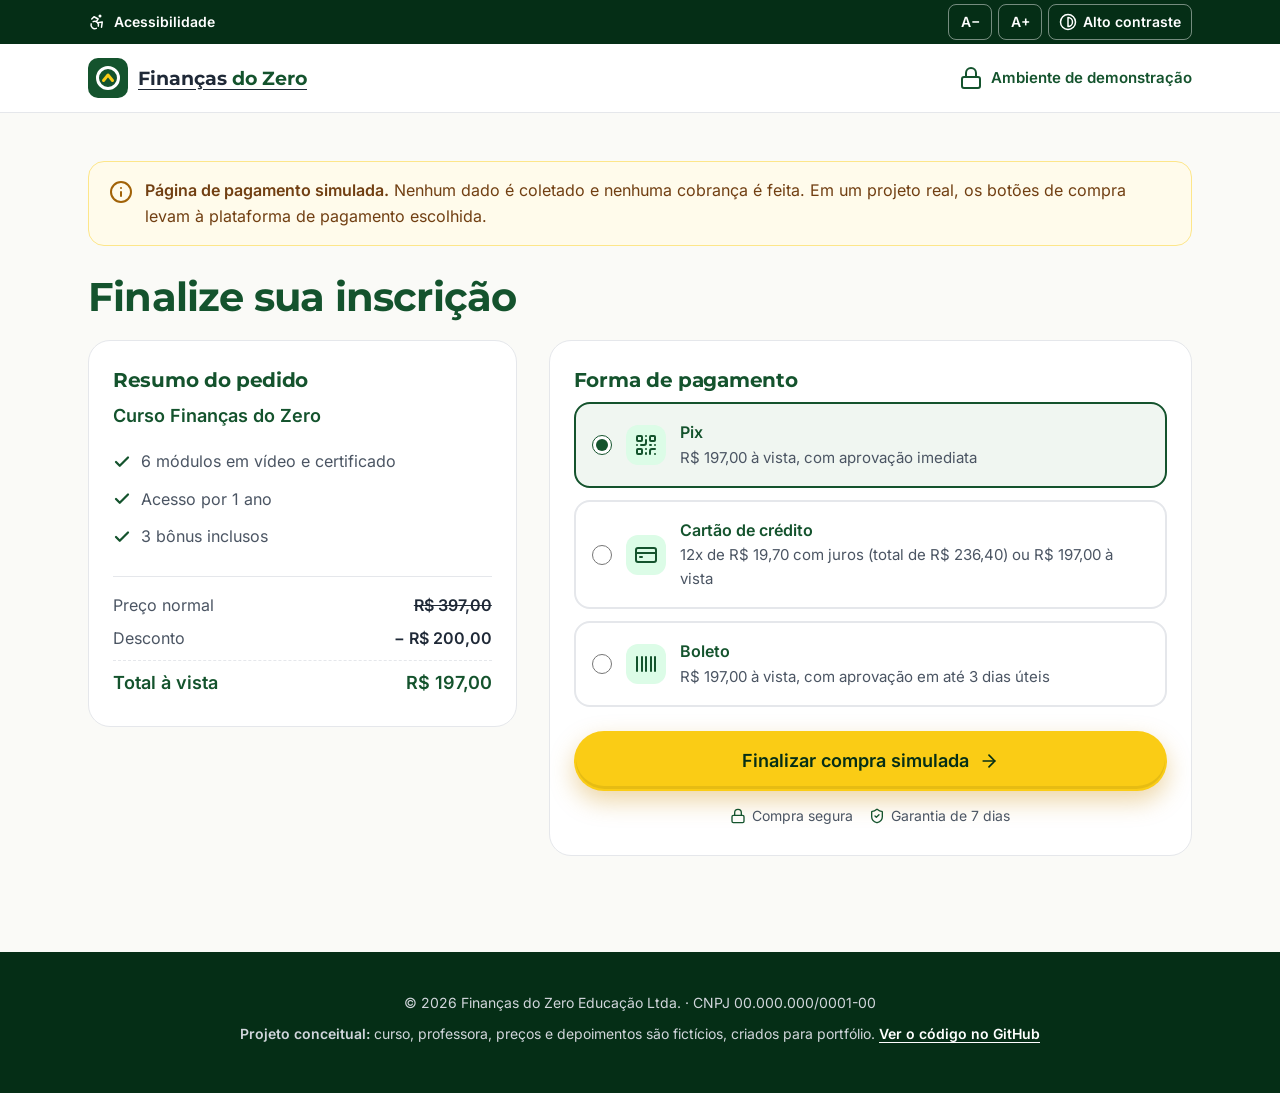
<file: checkout/index.html>
<!doctype html>
<html lang="pt-BR">
<head>
  <meta charset="utf-8">
  <meta name="viewport" content="width=device-width, initial-scale=1">
  <title>Pagamento simulado | Curso Finanças do Zero</title>
  <meta name="description" content="Página de pagamento simulada do curso Finanças do Zero, criada para portfólio. Nenhum dado é coletado e nenhuma cobrança é feita.">
  <meta name="robots" content="noindex, follow">
  <meta name="theme-color" content="#14532D">
  <link rel="icon" href="../favicon.ico" sizes="32x32">
  <link rel="icon" href="../assets/icons/favicon.svg" type="image/svg+xml">
  <link rel="apple-touch-icon" href="../assets/icons/apple-touch-icon.png">
  <link rel="manifest" href="../site.webmanifest">
  <link rel="preload" href="../assets/fonts/inter-400.woff2" as="font" type="font/woff2" crossorigin>
  <link rel="preload" href="../assets/fonts/montserrat-700.woff2" as="font" type="font/woff2" crossorigin>
  <link rel="stylesheet" href="../css/styles.css">
  <script>document.documentElement.classList.add('js');try{var a=JSON.parse(localStorage.getItem('fz-a11y'));if(a&&a.fonte)document.documentElement.setAttribute('data-fonte',a.fonte);if(a&&a.contraste)document.documentElement.setAttribute('data-contraste','alto')}catch(e){}</script>
  <script src="../js/main.js" defer></script>
  <script src="../js/checkout.js" defer></script>
</head>
<body>
  <svg class="sprite" aria-hidden="true" focusable="false" xmlns="http://www.w3.org/2000/svg"><symbol id="i-accessibility" viewBox="0 0 24 24"><circle cx="16" cy="4" r="1"/><path d="m18 19 1-7-6 1"/><path d="m5 8 3-3 5.5 3-2.36 3.5"/><path d="M4.24 14.5a5 5 0 0 0 6.88 6"/><path d="M13.76 17.5a5 5 0 0 0-6.88-6"/></symbol><symbol id="i-contrast" viewBox="0 0 24 24"><circle cx="12" cy="12" r="10"/><path d="M12 18a6 6 0 0 0 0-12v12z"/></symbol><symbol id="i-lock" viewBox="0 0 24 24"><rect width="18" height="11" x="3" y="11" rx="2" ry="2"/><path d="M7 11V7a5 5 0 0 1 10 0v4"/></symbol><symbol id="i-info" viewBox="0 0 24 24"><circle cx="12" cy="12" r="10"/><path d="M12 16v-4"/><path d="M12 8h.01"/></symbol><symbol id="i-check" viewBox="0 0 24 24"><path d="M20 6 9 17l-5-5"/></symbol><symbol id="i-qr-code" viewBox="0 0 24 24"><rect width="5" height="5" x="3" y="3" rx="1"/><rect width="5" height="5" x="16" y="3" rx="1"/><rect width="5" height="5" x="3" y="16" rx="1"/><path d="M21 16h-3a2 2 0 0 0-2 2v3"/><path d="M21 21v.01"/><path d="M12 7v3a2 2 0 0 1-2 2H7"/><path d="M3 12h.01"/><path d="M12 3h.01"/><path d="M12 16v.01"/><path d="M16 12h1"/><path d="M21 12v.01"/><path d="M12 21v-1"/></symbol><symbol id="i-credit-card" viewBox="0 0 24 24"><rect width="20" height="14" x="2" y="5" rx="2"/><line x1="2" x2="22" y1="10" y2="10"/><path d="M6 14h2"/></symbol><symbol id="i-barcode" viewBox="0 0 24 24"><path d="M3 5v14"/><path d="M8 5v14"/><path d="M12 5v14"/><path d="M17 5v14"/><path d="M21 5v14"/></symbol><symbol id="i-arrow-right" viewBox="0 0 24 24"><path d="M5 12h14"/><path d="m12 5 7 7-7 7"/></symbol><symbol id="i-shield-check" viewBox="0 0 24 24"><path d="M20 13c0 5-3.5 7.5-7.66 8.95a1 1 0 0 1-.67-.01C7.5 20.5 4 18 4 13V6a1 1 0 0 1 1-1c2 0 4.5-1.2 6.24-2.72a1.17 1.17 0 0 1 1.52 0C14.51 3.81 17 5 19 5a1 1 0 0 1 1 1z"/><path d="m9 12 2 2 4-4"/></symbol><symbol id="i-circle-check" viewBox="0 0 24 24"><circle cx="12" cy="12" r="10"/><path d="m16 9-5.5 5.5L8 12"/></symbol></svg>
  <a class="skip-link" href="#conteudo">Pular para o conteúdo principal</a>

  <div class="a11y-bar" role="region" aria-label="Recursos de acessibilidade">
    <div class="container a11y-bar__inner">
      <p class="a11y-bar__title" id="a11y-titulo">
        <svg class="icon" aria-hidden="true" focusable="false"><use href="#i-accessibility"></use></svg>
        Acessibilidade
      </p>
      <div class="a11y-bar__actions" role="group" aria-labelledby="a11y-titulo">
        <button class="a11y-btn" type="button" data-a11y="menos">A−<span class="sr-only"> Diminuir o texto</span></button>
        <button class="a11y-btn" type="button" data-a11y="mais">A+<span class="sr-only"> Aumentar o texto</span></button>
        <button class="a11y-btn" type="button" data-a11y="contraste" aria-pressed="false">
          <svg class="icon" aria-hidden="true" focusable="false"><use href="#i-contrast"></use></svg>
          <span class="a11y-btn__label">Alto contraste</span>
        </button>
      </div>
    </div>
  </div>

  <header class="site-header">
    <div class="container header__inner">
      <a class="brand" href="../" aria-label="Finanças do Zero, voltar à página do curso">
        <svg class="brand__mark" viewBox="0 0 40 40" aria-hidden="true" focusable="false"><rect class="brand__bg" width="40" height="40" rx="10"></rect><circle class="brand__coin" cx="20" cy="20" r="10.5"></circle><path class="brand__arrow" d="M15.5 22.5 20 17l4.5 5.5"></path></svg>
        <span>Finanças <span class="brand__accent">do Zero</span></span>
      </a>
      <p class="header__seal">
        <svg class="icon" aria-hidden="true" focusable="false"><use href="#i-lock"></use></svg>
        Ambiente de demonstração
      </p>
    </div>
  </header>

  <main id="conteudo" tabindex="-1" class="checkout">
    <div class="container">
      <p class="demo-note" role="note">
        <svg class="icon" aria-hidden="true" focusable="false"><use href="#i-info"></use></svg>
        <span><strong>Página de pagamento simulada.</strong> Nenhum dado é coletado e nenhuma cobrança é feita. Em um projeto real, os botões de compra levam à plataforma de pagamento escolhida.</span>
      </p>
      <h1>Finalize sua inscrição</h1>

      <div class="checkout__grid">
        <section class="summary" aria-labelledby="resumo-titulo">
          <h2 id="resumo-titulo">Resumo do pedido</h2>
          <p class="summary__product">Curso Finanças do Zero</p>
          <ul class="summary__items" role="list">
            <li><svg class="icon" aria-hidden="true" focusable="false"><use href="#i-check"></use></svg>6 módulos em vídeo e certificado</li>
            <li><svg class="icon" aria-hidden="true" focusable="false"><use href="#i-check"></use></svg>Acesso por 1 ano</li>
            <li><svg class="icon" aria-hidden="true" focusable="false"><use href="#i-check"></use></svg>3 bônus inclusos</li>
          </ul>
          <dl class="summary__totals">
            <div><dt>Preço normal</dt><dd><del>R$ 397,00</del></dd></div>
            <div><dt>Desconto</dt><dd>− R$ 200,00</dd></div>
            <div class="summary__total"><dt>Total à vista</dt><dd>R$ 197,00</dd></div>
          </dl>
        </section>

        <form class="pay" id="pagamento" data-checkout-form aria-labelledby="pagamento-titulo">
          <h2 id="pagamento-titulo">Forma de pagamento</h2>
          <fieldset class="pay__options">
            <legend class="sr-only">Escolha como pagar</legend>
            <label class="option">
              <input type="radio" name="forma" value="pix" checked>
              <span class="option__icon"><svg class="icon" aria-hidden="true" focusable="false"><use href="#i-qr-code"></use></svg></span>
              <span class="option__text"><strong>Pix</strong><span>R$ 197,00 à vista, com aprovação imediata</span></span>
            </label>
            <label class="option">
              <input type="radio" name="forma" value="cartao">
              <span class="option__icon"><svg class="icon" aria-hidden="true" focusable="false"><use href="#i-credit-card"></use></svg></span>
              <span class="option__text"><strong>Cartão de crédito</strong><span>12x de R$ 19,70 com juros (total de R$ 236,40) ou R$ 197,00 à vista</span></span>
            </label>
            <label class="option">
              <input type="radio" name="forma" value="boleto">
              <span class="option__icon"><svg class="icon" aria-hidden="true" focusable="false"><use href="#i-barcode"></use></svg></span>
              <span class="option__text"><strong>Boleto</strong><span>R$ 197,00 à vista, com aprovação em até 3 dias úteis</span></span>
            </label>
          </fieldset>
          <button class="btn btn--buy btn--lg btn--block" type="submit">
            Finalizar compra simulada
            <svg class="icon" aria-hidden="true" focusable="false"><use href="#i-arrow-right"></use></svg>
          </button>
          <p class="trust trust--center">
            <span><svg class="icon" aria-hidden="true" focusable="false"><use href="#i-lock"></use></svg>Compra segura</span>
            <span><svg class="icon" aria-hidden="true" focusable="false"><use href="#i-shield-check"></use></svg>Garantia de 7 dias</span>
          </p>
        </form>
      </div>

      <section class="success" id="confirmacao" aria-labelledby="sucesso-titulo" tabindex="-1" hidden>
        <span class="success__icon"><svg class="icon" aria-hidden="true" focusable="false"><use href="#i-circle-check"></use></svg></span>
        <h2 id="sucesso-titulo">Compra simulada com sucesso</h2>
        <p data-success-text>Em um projeto real, você seria levado à plataforma de pagamento e receberia o acesso por e-mail.</p>
        <a class="btn btn--primary" href="../">Voltar para a página do curso</a>
      </section>
    </div>
  </main>

  <footer class="site-footer">
    <div class="container footer__inner">
      <p>© 2026 Finanças do Zero Educação Ltda. · CNPJ 00.000.000/0001-00</p>
      <p class="footer__concept"><strong>Projeto conceitual:</strong> curso, professora, preços e depoimentos são fictícios, criados para portfólio. <a href="https://github.com/gabrielgandra1/lp-curso-financas-do-zero">Ver o código no GitHub</a></p>
    </div>
  </footer>

  <p class="sr-only" id="a11y-status" role="status" aria-live="polite"></p>
</body>
</html>
</file>
<file: css/styles.css>
@font-face {
  font-family: "Inter";
  font-style: normal;
  font-weight: 400;
  font-display: swap;
  src: url("../assets/fonts/inter-400.woff2") format("woff2");
}

@font-face {
  font-family: "Inter";
  font-style: normal;
  font-weight: 600;
  font-display: swap;
  src: url("../assets/fonts/inter-600.woff2") format("woff2");
}

@font-face {
  font-family: "Montserrat";
  font-style: normal;
  font-weight: 700;
  font-display: swap;
  src: url("../assets/fonts/montserrat-700.woff2") format("woff2");
}

:root {
  --c-primary: #14532d;
  --c-primary-dark: #052e16;
  --c-primary-soft: #dcfce7;
  --c-buy: #facc15;
  --c-buy-hover: #fde047;
  --c-on-buy: #052e16;
  --c-bg: #fafaf7;
  --c-surface: #ffffff;
  --c-surface-soft: #f0f6f1;
  --c-heading: #14532d;
  --c-text: #1f2937;
  --c-text-muted: #4b5563;
  --c-border: #e5e7eb;
  --c-icon-bg: #dcfce7;
  --c-icon: #14532d;
  --c-link: #14532d;
  --c-danger: #b91c1c;
  --c-danger-soft: #fee2e2;
  --c-strong: #14532d;
  --c-on-strong: #ffffff;
  --c-on-strong-muted: #bbf7d0;
  --c-footer: #052e16;
  --c-on-footer: #d1d5db;
  --c-topbar: #052e16;
  --c-focus: #14532d;
  --c-focus-on-dark: #ffffff;
  --font-heading: "Montserrat", system-ui, -apple-system, "Segoe UI", Roboto, sans-serif;
  --font-body: "Inter", system-ui, -apple-system, "Segoe UI", Roboto, sans-serif;
  --radius-sm: 0.625rem;
  --radius: 1rem;
  --radius-lg: 1.375rem;
  --shadow-sm: 0 2px 10px rgb(20 83 45 / 0.08);
  --shadow-lg: 0 24px 60px rgb(5 46 22 / 0.18);
  --container: 72rem;
}

html[data-contraste="alto"] {
  --c-primary: #ffe600;
  --c-primary-dark: #000000;
  --c-primary-soft: #000000;
  --c-buy: #ffe600;
  --c-buy-hover: #ffffff;
  --c-on-buy: #000000;
  --c-bg: #000000;
  --c-surface: #000000;
  --c-surface-soft: #000000;
  --c-heading: #ffffff;
  --c-text: #ffffff;
  --c-text-muted: #ffffff;
  --c-border: #ffffff;
  --c-icon-bg: #000000;
  --c-icon: #ffe600;
  --c-link: #ffe600;
  --c-danger: #ff8a8a;
  --c-danger-soft: #000000;
  --c-strong: #000000;
  --c-on-strong: #ffffff;
  --c-on-strong-muted: #ffffff;
  --c-footer: #000000;
  --c-on-footer: #ffffff;
  --c-topbar: #000000;
  --c-focus: #00e5ff;
  --c-focus-on-dark: #00e5ff;
  --shadow-sm: none;
  --shadow-lg: none;
}

html[data-fonte="1"] {
  font-size: 112.5%;
}

html[data-fonte="2"] {
  font-size: 125%;
}

html[data-fonte="3"] {
  font-size: 137.5%;
}

*,
*::before,
*::after {
  box-sizing: border-box;
}

html {
  -webkit-text-size-adjust: 100%;
  text-size-adjust: 100%;
  scroll-padding-bottom: 6rem;
}

body {
  margin: 0;
  font-family: var(--font-body);
  font-size: 1rem;
  line-height: 1.6;
  color: var(--c-text);
  background: var(--c-bg);
  -webkit-font-smoothing: antialiased;
}

img,
svg,
video {
  display: block;
  max-width: 100%;
}

img {
  height: auto;
}

h1,
h2,
h3 {
  margin: 0 0 0.5em;
  font-family: var(--font-heading);
  font-weight: 700;
  line-height: 1.15;
  color: var(--c-heading);
  text-wrap: balance;
  overflow-wrap: break-word;
}

h1 {
  font-size: clamp(2rem, 1.45rem + 2.5vw, 3.25rem);
  letter-spacing: -0.02em;
}

h2 {
  font-size: clamp(1.625rem, 1.3rem + 1.4vw, 2.375rem);
  letter-spacing: -0.015em;
}

h3 {
  font-size: 1.125rem;
}

p {
  margin: 0 0 1em;
}

a {
  color: var(--c-link);
  text-underline-offset: 0.2em;
}

ul[role="list"],
ol[role="list"] {
  list-style: none;
  margin: 0;
  padding: 0;
}

:focus-visible {
  outline: 3px solid var(--c-focus);
  outline-offset: 3px;
  border-radius: 6px;
}

main:focus {
  outline: none;
}

.sprite {
  position: absolute;
  width: 0;
  height: 0;
  overflow: hidden;
}

.sr-only {
  position: absolute !important;
  width: 1px;
  height: 1px;
  padding: 0;
  margin: -1px;
  overflow: hidden;
  clip: rect(0 0 0 0);
  white-space: nowrap;
  border: 0;
}

.skip-link {
  position: absolute;
  top: 0.5rem;
  left: 0.5rem;
  z-index: 1000;
  padding: 0.75rem 1rem;
  border-radius: var(--radius-sm);
  background: var(--c-primary-dark);
  color: #ffffff;
  font-weight: 600;
  text-decoration: none;
  transform: translateY(-200%);
}

.skip-link:focus {
  transform: none;
  outline-color: var(--c-buy);
}

.container {
  width: 100%;
  max-width: var(--container);
  margin-inline: auto;
  padding-inline: 1rem;
}

.container--narrow {
  max-width: 50rem;
}

.icon {
  width: 1.5rem;
  height: 1.5rem;
  flex: none;
  fill: none;
  stroke: currentColor;
  stroke-width: 2;
  stroke-linecap: round;
  stroke-linejoin: round;
}

.icon--fill {
  fill: currentColor;
  stroke: none;
}

.btn {
  display: inline-flex;
  align-items: center;
  justify-content: center;
  gap: 0.625rem;
  min-height: 3rem;
  padding: 0.75rem 1.375rem;
  border: 2px solid transparent;
  border-radius: 999px;
  font: 600 1rem/1.2 var(--font-body);
  text-align: center;
  text-decoration: none;
  cursor: pointer;
  transition: background-color 0.2s, translate 0.2s, box-shadow 0.2s;
}

.btn .icon {
  width: 1.25rem;
  height: 1.25rem;
}

.btn--lg {
  min-height: 3.75rem;
  padding-inline: 2rem;
  font-size: 1.125rem;
}

.btn--block {
  width: 100%;
}

.btn--buy {
  background: var(--c-buy);
  color: var(--c-on-buy);
  font-weight: 700;
  box-shadow: 0 10px 24px rgb(202 138 4 / 0.35), inset 0 -3px 0 rgb(0 0 0 / 0.08);
}

.btn--buy:hover {
  background: var(--c-buy-hover);
  translate: 0 -2px;
}

.btn--primary {
  background: var(--c-primary);
  color: #ffffff;
}

.btn--primary:hover {
  background: var(--c-primary-dark);
}

html[data-contraste="alto"] .btn--buy,
html[data-contraste="alto"] .btn--primary {
  color: #000000;
  box-shadow: none;
}

.a11y-bar {
  background: var(--c-topbar);
  color: #ffffff;
  font-size: 0.875rem;
}

.a11y-bar__inner {
  display: flex;
  flex-wrap: wrap;
  align-items: center;
  justify-content: space-between;
  gap: 0.75rem;
  min-height: 2.75rem;
  padding-block: 0.25rem;
}

.a11y-bar__title {
  display: flex;
  align-items: center;
  gap: 0.5rem;
  margin: 0;
  font-weight: 600;
}

.a11y-bar__title .icon {
  width: 1.125rem;
  height: 1.125rem;
}

.a11y-bar__actions {
  display: flex;
  gap: 0.375rem;
}

.a11y-btn {
  display: inline-flex;
  align-items: center;
  justify-content: center;
  gap: 0.375rem;
  min-width: 2.75rem;
  min-height: 2.25rem;
  padding: 0.25rem 0.625rem;
  border: 1px solid rgb(255 255 255 / 0.45);
  border-radius: 0.5rem;
  background: transparent;
  color: #ffffff;
  font: 600 0.875rem/1 var(--font-body);
  cursor: pointer;
}

.a11y-btn:hover {
  background: rgb(255 255 255 / 0.12);
}

.a11y-btn[aria-pressed="true"] {
  background: #ffffff;
  color: #000000;
}

.a11y-btn .icon {
  width: 1.125rem;
  height: 1.125rem;
}

.a11y-btn__label {
  position: absolute;
  width: 1px;
  height: 1px;
  margin: -1px;
  overflow: hidden;
  clip: rect(0 0 0 0);
  white-space: nowrap;
}

.a11y-bar :focus-visible,
.section--offer .section__header :focus-visible,
.cta :focus-visible,
.site-footer :focus-visible {
  outline-color: var(--c-focus-on-dark);
}

.site-header {
  background: var(--c-surface);
  border-bottom: 1px solid var(--c-border);
}

.header__inner {
  display: flex;
  align-items: center;
  justify-content: space-between;
  gap: 1rem;
  min-height: 4.25rem;
}

.brand {
  display: inline-flex;
  align-items: center;
  gap: 0.625rem;
  margin: 0;
  color: var(--c-text);
  font: 700 1.1875rem/1 var(--font-heading);
}

.brand__mark {
  width: 2.5rem;
  height: 2.5rem;
}

.brand__bg {
  fill: var(--c-primary);
}

.brand__coin {
  fill: none;
  stroke: #ffffff;
  stroke-width: 3;
}

.brand__arrow {
  fill: none;
  stroke: var(--c-buy);
  stroke-width: 3;
  stroke-linecap: round;
  stroke-linejoin: round;
}

.brand__accent {
  color: var(--c-primary);
}

.brand--light {
  color: #ffffff;
}

.brand--light .brand__accent {
  color: var(--c-on-strong-muted);
}

html[data-contraste="alto"] .brand__coin,
html[data-contraste="alto"] .brand__arrow {
  stroke: #000000;
}

.header__seal {
  display: none;
  align-items: center;
  gap: 0.5rem;
  margin: 0;
  color: var(--c-heading);
  font-size: 0.9375rem;
  font-weight: 600;
}

.header__seal .icon {
  color: var(--c-primary);
}

.eyebrow {
  margin-bottom: 0.75rem;
  color: var(--c-primary);
  font-size: 0.875rem;
  font-weight: 600;
  letter-spacing: 0.06em;
  text-transform: uppercase;
}

.hero {
  padding: 2rem 0 3rem;
  background:
    radial-gradient(50rem 28rem at 90% -10%, var(--c-primary-soft), transparent 70%),
    var(--c-bg);
}

html[data-contraste="alto"] .hero {
  background: var(--c-bg);
}

.hero__grid {
  display: grid;
  grid-template-areas:
    "intro"
    "video"
    "cta"
    "countdown";
  gap: 1.5rem;
}

.hero__grid > * {
  min-width: 0;
}

.hero__intro {
  grid-area: intro;
}

.hero__intro h1 {
  margin-bottom: 0.75rem;
}

.hero__lead {
  margin: 0;
  color: var(--c-text-muted);
  font-size: 1.1875rem;
}

.hero__video {
  grid-area: video;
}

.hero__cta {
  grid-area: cta;
}

.hero__cta .btn {
  width: 100%;
}

.countdown {
  grid-area: countdown;
}

.video {
  margin: 0;
}

.video__frame {
  position: relative;
  overflow: hidden;
  aspect-ratio: 16 / 9;
  border-radius: var(--radius-lg);
  background: var(--c-primary-dark);
  box-shadow: var(--shadow-lg);
}

.video__frame video,
.video__frame iframe {
  display: block;
  width: 100%;
  height: 100%;
  border: 0;
}

.video__play {
  position: relative;
  display: block;
  height: 100%;
  color: #ffffff;
  text-decoration: none;
}

.video__play img {
  width: 100%;
  height: 100%;
  object-fit: cover;
}

.video__overlay {
  position: absolute;
  inset: 0;
  display: flex;
  flex-direction: column;
  align-items: center;
  justify-content: center;
  gap: 0.75rem;
  padding-right: 42%;
  background: linear-gradient(90deg, rgb(5 46 22 / 0.35), transparent 60%);
  transition: background-color 0.2s;
}

.video__icon {
  display: grid;
  place-items: center;
  width: 3.75rem;
  height: 3.75rem;
  border-radius: 50%;
  background: var(--c-buy);
  color: var(--c-on-buy);
  box-shadow: 0 0 0 0.5rem rgb(250 204 21 / 0.3);
  transition: scale 0.2s;
}

.video__icon .icon {
  width: 2rem;
  height: 2rem;
  margin-left: 0.25rem;
}

.video__play:hover .video__icon {
  scale: 1.08;
}

.video__label {
  max-width: 100%;
  padding: 0.375rem 0.875rem;
  text-align: center;
  border-radius: 999px;
  background: rgb(5 46 22 / 0.85);
  color: #ffffff;
  font-size: 0.9375rem;
  font-weight: 600;
}

.video__play:focus-visible {
  outline-offset: -6px;
  outline-color: var(--c-buy);
  border-radius: var(--radius-lg);
}

.video__desc {
  margin-top: 0.75rem;
  color: var(--c-text-muted);
  font-size: 0.9375rem;
}

.video__desc summary {
  display: inline-flex;
  align-items: center;
  min-height: 2.75rem;
  color: var(--c-link);
  font-weight: 600;
  text-decoration: underline;
  text-underline-offset: 0.2em;
  cursor: pointer;
}

.video__desc p {
  margin: 0.25rem 0 0;
}

.trust {
  display: flex;
  flex-wrap: wrap;
  gap: 0.375rem 1rem;
  margin: 0.875rem 0 0;
  color: var(--c-text-muted);
  font-size: 0.875rem;
}

.trust span {
  display: inline-flex;
  align-items: center;
  gap: 0.375rem;
}

.trust .icon {
  width: 1rem;
  height: 1rem;
  color: var(--c-primary);
}

.trust--center {
  justify-content: center;
}

.trust--light {
  color: var(--c-on-strong-muted);
}

.trust--light .icon {
  color: var(--c-on-strong-muted);
}

.countdown {
  padding: 1rem 1.125rem;
  border: 1px solid var(--c-border);
  border-radius: var(--radius-lg);
  background: var(--c-surface);
}

.countdown__title {
  display: flex;
  align-items: flex-start;
  gap: 0.5rem;
  margin: 0;
  color: var(--c-heading);
  font-weight: 600;
}

.countdown__title .icon {
  width: 1.25rem;
  height: 1.25rem;
  margin-top: 0.125rem;
  color: var(--c-danger);
}

.countdown__body {
  display: none;
}

.js .countdown__body {
  display: flex;
  flex-wrap: wrap;
  align-items: center;
  justify-content: space-between;
  gap: 0.75rem;
  margin-top: 0.875rem;
}

.countdown__timer {
  display: grid;
  flex: 1 1 100%;
  grid-template-columns: repeat(4, minmax(0, 1fr));
  gap: 0.5rem;
}

.countdown__unit {
  display: grid;
  justify-items: center;
  min-width: 0;
  margin: 0;
  padding: 0.5rem 0.375rem;
  border-radius: var(--radius-sm);
  background: var(--c-primary);
  color: #ffffff;
}

html[data-contraste="alto"] .countdown__unit {
  border: 1px solid #ffffff;
  background: #000000;
  color: #ffffff;
}

.countdown__value {
  font: 700 1.375rem/1.1 var(--font-heading);
  font-variant-numeric: tabular-nums;
}

.countdown__label {
  color: var(--c-on-strong-muted);
  font-size: 0.75rem;
  font-weight: 600;
  text-transform: uppercase;
}

.countdown__toggle {
  min-height: 2.75rem;
  padding: 0.25rem 0.5rem;
  border: 0;
  background: transparent;
  color: var(--c-link);
  font: 600 0.875rem/1.2 var(--font-body);
  text-decoration: underline;
  text-underline-offset: 0.2em;
  cursor: pointer;
}

.countdown__ended {
  margin: 0.75rem 0 0;
  color: var(--c-text-muted);
  font-weight: 600;
}

.section {
  padding: 4rem 0;
}

.section--soft {
  background: var(--c-surface-soft);
}

.section__header {
  max-width: 46rem;
  margin: 0 auto 2.5rem;
  text-align: center;
}

.section__header > p:last-child:not(.eyebrow) {
  margin: 0;
  color: var(--c-text-muted);
  font-size: 1.0625rem;
}

.pains {
  display: flex;
  flex-wrap: wrap;
  justify-content: center;
  gap: 0.875rem;
}

.pain {
  display: flex;
  flex: 1 1 18rem;
  align-items: flex-start;
  gap: 0.75rem;
  max-width: 22rem;
  padding: 1.125rem 1.25rem;
  border: 1px solid var(--c-border);
  border-radius: var(--radius);
  background: var(--c-surface);
  color: var(--c-text);
  font-weight: 600;
}

.pain .icon {
  color: var(--c-danger);
}

.pains__note {
  max-width: 40rem;
  margin: 2rem auto 0;
  color: var(--c-heading);
  font-size: 1.125rem;
  font-weight: 600;
  text-align: center;
}

.split {
  display: grid;
  gap: 2rem;
  align-items: center;
}

.split > * {
  min-width: 0;
}

.split__text p:not(.eyebrow) {
  color: var(--c-text-muted);
  font-size: 1.0625rem;
}

.split__media img {
  width: 100%;
  max-width: 24rem;
  margin-inline: auto;
}

.modules {
  display: grid;
  gap: 1rem;
}

.module,
.bonus {
  padding: 1.5rem;
  border: 1px solid var(--c-border);
  border-radius: var(--radius-lg);
  background: var(--c-surface);
}

.module__icon,
.bonus__icon {
  display: inline-grid;
  place-items: center;
  width: 3rem;
  height: 3rem;
  margin-bottom: 1rem;
  border-radius: 0.875rem;
  background: var(--c-icon-bg);
  color: var(--c-icon);
}

html[data-contraste="alto"] .module__icon,
html[data-contraste="alto"] .bonus__icon {
  border: 1px solid #ffffff;
}

.module__label,
.bonus__label {
  display: block;
  margin-bottom: 0.375rem;
  color: var(--c-primary);
  font: 600 0.8125rem/1.2 var(--font-body);
  letter-spacing: 0.06em;
  text-transform: uppercase;
}

.module h3,
.bonus h3 {
  margin-bottom: 0.375rem;
}

.module p,
.bonus p {
  margin: 0;
  color: var(--c-text-muted);
}

.fit {
  display: grid;
  gap: 1.25rem;
  max-width: 60rem;
  margin-inline: auto;
}

.fit__col {
  padding: 1.75rem 1.5rem;
  border: 1px solid var(--c-border);
  border-radius: var(--radius-lg);
  background: var(--c-surface);
}

.fit__col--yes {
  border-top: 4px solid var(--c-primary);
}

.fit__col--no {
  border-top: 4px solid var(--c-danger);
}

.fit__col h3 {
  display: flex;
  align-items: center;
  gap: 0.625rem;
  margin-bottom: 1rem;
  font-size: 1.25rem;
}

.fit__col--yes h3 .icon {
  color: var(--c-primary);
}

.fit__col--no h3 .icon {
  color: var(--c-danger);
}

.fit__col li {
  position: relative;
  padding: 0.625rem 0 0.625rem 1.5rem;
  border-bottom: 1px dashed var(--c-border);
}

.fit__col li:last-child {
  border-bottom: 0;
}

.fit__col li::before {
  content: "";
  position: absolute;
  top: 1.15rem;
  left: 0.25rem;
  width: 0.5rem;
  height: 0.5rem;
  border-radius: 50%;
  background: var(--c-primary);
}

.fit__col--no li::before {
  background: var(--c-danger);
}

.bonuses {
  display: grid;
  gap: 1rem;
}

.bonus {
  border-style: dashed;
  border-color: var(--c-primary);
}

.teacher__photo {
  border-radius: 2rem;
  box-shadow: var(--shadow-lg);
}

.teacher__stats {
  display: flex;
  flex-wrap: wrap;
  gap: 0.75rem;
}

.teacher__stats li {
  padding: 0.75rem 1.125rem;
  border: 1px solid var(--c-border);
  border-radius: var(--radius);
  background: var(--c-surface);
  color: var(--c-text-muted);
}

.teacher__stats strong {
  display: block;
  color: var(--c-heading);
  font: 700 1.5rem/1.2 var(--font-heading);
}

.testimonials {
  display: grid;
  gap: 1.25rem;
}

.testimonial {
  display: flex;
  flex-direction: column;
  gap: 1rem;
  height: 100%;
  margin: 0;
  padding: 1.75rem;
  border: 1px solid var(--c-border);
  border-radius: var(--radius-lg);
  background: var(--c-surface);
}

.testimonial__result {
  align-self: flex-start;
  margin: 0;
  padding: 0.375rem 0.75rem;
  border-radius: var(--radius-sm);
  background: var(--c-primary-soft);
  color: var(--c-primary);
  font-weight: 700;
}

html[data-contraste="alto"] .testimonial__result {
  border: 1px solid #ffffff;
}

.testimonial blockquote {
  flex: 1;
  margin: 0;
}

.testimonial blockquote p {
  margin: 0;
  font-size: 1.0625rem;
}

.testimonial figcaption {
  display: flex;
  align-items: center;
  gap: 0.75rem;
}

.testimonial figcaption strong {
  display: block;
  color: var(--c-heading);
}

.testimonial__place {
  display: block;
  color: var(--c-text-muted);
  font-size: 0.875rem;
}

.avatar {
  display: grid;
  flex: none;
  place-items: center;
  width: 3rem;
  height: 3rem;
  border-radius: 50%;
  background: var(--c-primary);
  color: #ffffff;
  font: 700 1rem/1 var(--font-heading);
}

html[data-contraste="alto"] .avatar {
  color: #000000;
}

.testimonials__note {
  margin: 1.5rem 0 0;
  color: var(--c-text-muted);
  font-size: 0.875rem;
  text-align: center;
}

.section--offer {
  background:
    radial-gradient(50rem 30rem at 0% 0%, rgb(255 255 255 / 0.08), transparent 60%),
    var(--c-strong);
}

html[data-contraste="alto"] .section--offer {
  border-block: 2px solid #ffffff;
}

.section__header--light .eyebrow,
.section__header--light h2 {
  color: var(--c-on-strong);
}

.section__header--light .eyebrow {
  color: var(--c-on-strong-muted);
}

.offer > * {
  min-width: 0;
}

.offer {
  display: grid;
  max-width: 60rem;
  margin-inline: auto;
  overflow: hidden;
  border-radius: var(--radius-lg);
  background: var(--c-surface);
  box-shadow: var(--shadow-lg);
}

html[data-contraste="alto"] .offer {
  border: 2px solid #ffffff;
}

.offer__items {
  padding: 1.75rem 1.5rem;
}

.offer__items h3 {
  margin-bottom: 1rem;
  font-size: 1.25rem;
}

.offer__items li {
  display: flex;
  align-items: flex-start;
  gap: 0.75rem;
  padding: 0.625rem 0;
  border-bottom: 1px dashed var(--c-border);
}

.offer__items li:last-child {
  border-bottom: 0;
}

.offer__items .icon {
  width: 1.375rem;
  height: 1.375rem;
  padding: 0.125rem;
  border-radius: 50%;
  background: var(--c-primary-soft);
  color: var(--c-primary);
  stroke-width: 3;
}

.offer__price {
  padding: 1.75rem 1.5rem 2rem;
  background: var(--c-surface-soft);
  text-align: center;
}

html[data-contraste="alto"] .offer__price {
  border-top: 2px solid #ffffff;
}

.price__old {
  margin: 0;
  color: var(--c-text-muted);
  font-size: 1.0625rem;
}

.price__old del {
  color: var(--c-danger);
  text-decoration-thickness: 2px;
}

.price__now {
  margin: 0;
  color: var(--c-heading);
  font: 700 4rem/1 var(--font-heading);
  letter-spacing: -0.03em;
}

.price__currency {
  margin-right: 0.25rem;
  font-size: 1.75rem;
  vertical-align: 0.35em;
}

.price__cash {
  margin: 0.375rem 0 0;
  color: var(--c-text-muted);
}

.price__installments {
  margin: 0.25rem 0 1.25rem;
  color: var(--c-heading);
  font-size: 1.125rem;
}

.price__note {
  margin: 1rem 0 0;
  color: var(--c-text-muted);
  font-size: 0.8125rem;
}

.payments {
  display: flex;
  flex-wrap: wrap;
  justify-content: center;
  gap: 1rem;
  margin-top: 1rem;
  color: var(--c-text-muted);
  font-size: 0.875rem;
  font-weight: 600;
}

.payments li {
  display: inline-flex;
  align-items: center;
  gap: 0.375rem;
}

.payments .icon {
  width: 1.125rem;
  height: 1.125rem;
  color: var(--c-primary);
}

.guarantee {
  display: grid;
  justify-items: center;
  gap: 1.5rem;
  max-width: 54rem;
  text-align: center;
}

.guarantee__seal {
  width: 9rem;
  height: 9rem;
}

.guarantee__ring {
  fill: var(--c-buy);
}

.guarantee__inner {
  fill: var(--c-primary);
}

.guarantee__number {
  fill: #ffffff;
  font: 700 42px/1 var(--font-heading);
}

.guarantee__text {
  fill: var(--c-buy);
  font: 700 13px/1 var(--font-body);
  letter-spacing: 0.12em;
}

.guarantee__text--top {
  font-size: 10px;
  letter-spacing: 0.08em;
}

html[data-contraste="alto"] .guarantee__inner {
  fill: #000000;
}

.guarantee p {
  color: var(--c-text-muted);
  font-size: 1.0625rem;
}

.guarantee p:last-child {
  margin: 0;
}

.faq {
  display: grid;
  gap: 0.75rem;
}

.faq__item {
  border: 1px solid var(--c-border);
  border-radius: var(--radius);
  background: var(--c-surface);
}

.faq__item[open] {
  box-shadow: var(--shadow-sm);
}

.faq__item summary {
  display: flex;
  align-items: center;
  justify-content: space-between;
  gap: 1rem;
  min-height: 3.5rem;
  padding: 1rem 1.25rem;
  border-radius: var(--radius);
  color: var(--c-heading);
  font-size: 1.0625rem;
  font-weight: 600;
  list-style: none;
  cursor: pointer;
}

.faq__item summary::-webkit-details-marker {
  display: none;
}

.faq__chevron {
  color: var(--c-primary);
  transition: rotate 0.2s;
}

.faq__item[open] .faq__chevron {
  rotate: 180deg;
}

.faq__answer {
  padding: 0 1.25rem 1.25rem;
  color: var(--c-text-muted);
}

.faq__answer p {
  margin: 0;
}

.cta {
  padding: 4rem 0;
  background:
    radial-gradient(40rem 24rem at 100% 100%, rgb(250 204 21 / 0.12), transparent 60%),
    var(--c-primary-dark);
  color: var(--c-on-strong);
  text-align: center;
}

html[data-contraste="alto"] .cta {
  background: #000000;
  border-block: 2px solid #ffffff;
}

.cta__inner {
  max-width: 46rem;
}

.cta h2 {
  color: #ffffff;
}

.cta p:not(.trust) {
  margin: 0 auto 1.75rem;
  color: var(--c-on-strong-muted);
  font-size: 1.125rem;
}

.site-footer {
  padding: 2.5rem 0 3rem;
  background: var(--c-footer);
  color: var(--c-on-footer);
  font-size: 0.875rem;
  text-align: center;
}

html[data-contraste="alto"] .site-footer {
  border-top: 2px solid #ffffff;
}

.footer__inner {
  display: grid;
  justify-items: center;
  gap: 0.5rem;
}

.footer__inner p {
  margin: 0;
}

.footer__inner .brand {
  margin-bottom: 0.75rem;
  font-size: 1.125rem;
}

.site-footer a {
  color: #ffffff;
  font-weight: 600;
}

html[data-contraste="alto"] .site-footer a {
  color: var(--c-link);
}

html[data-contraste="alto"] a:not(.btn):not(.video__play) {
  text-decoration: underline;
}

.buy-bar {
  display: none;
}

.js .buy-bar {
  position: fixed;
  right: 0;
  bottom: 0;
  left: 0;
  z-index: 90;
  display: block;
  padding: 0.625rem 1rem calc(0.625rem + env(safe-area-inset-bottom));
  border-top: 1px solid var(--c-border);
  background: var(--c-surface);
  box-shadow: 0 -10px 30px rgb(5 46 22 / 0.14);
  transform: translateY(110%);
  visibility: hidden;
  transition: transform 0.25s ease, visibility 0s linear 0.25s;
}

.js .buy-bar.is-visible {
  transform: none;
  visibility: visible;
  transition: transform 0.25s ease, visibility 0s;
}

.buy-bar__inner {
  display: flex;
  align-items: center;
  justify-content: space-between;
  gap: 0.75rem;
  max-width: 40rem;
  margin-inline: auto;
}

.buy-bar__price {
  display: grid;
  margin: 0;
  color: var(--c-text-muted);
  font-size: 0.8125rem;
  line-height: 1.3;
}

.buy-bar__price strong {
  color: var(--c-heading);
  font-size: 1.0625rem;
}

.buy-bar .btn {
  flex: none;
}

.can-reveal .reveal {
  opacity: 0;
  transform: translateY(1.25rem);
  transition: opacity 0.6s ease, transform 0.6s ease;
}

.can-reveal .reveal.is-visible {
  opacity: 1;
  transform: none;
}

@media (max-width: 37.49em) {
  html[data-fonte] .countdown__timer {
    grid-template-columns: repeat(2, minmax(0, 1fr));
  }
}

@media (min-width: 37.5em) {
  .container {
    padding-inline: 1.5rem;
  }

  .a11y-btn__label {
    position: static;
    width: auto;
    height: auto;
    margin: 0;
    overflow: visible;
    clip: auto;
  }

  .header__seal {
    display: inline-flex;
  }

  .hero__cta .btn {
    width: auto;
  }

  .modules,
  .bonuses {
    grid-template-columns: repeat(2, minmax(0, 1fr));
  }

  .fit {
    grid-template-columns: repeat(2, minmax(0, 1fr));
  }

  .countdown__value {
    font-size: 1.5rem;
  }
}

@media (min-width: 60em) {
  .hero {
    padding: 3.5rem 0 4.5rem;
  }

  .hero__grid {
    grid-template-columns: minmax(0, 1fr) minmax(0, 1.05fr);
    grid-template-areas:
      "intro video"
      "cta video"
      "countdown video";
    grid-template-rows: auto auto 1fr;
    column-gap: 3.5rem;
    row-gap: 1.5rem;
  }

  .hero__video {
    align-self: center;
  }

  .countdown {
    align-self: start;
  }

  .section {
    padding: 6rem 0;
  }

  .split {
    grid-template-columns: repeat(2, minmax(0, 1fr));
    gap: 4rem;
  }

  .modules {
    grid-template-columns: repeat(3, minmax(0, 1fr));
    gap: 1.5rem;
  }

  .bonuses {
    grid-template-columns: repeat(3, minmax(0, 1fr));
    gap: 1.5rem;
  }

  .testimonials {
    grid-template-columns: repeat(3, minmax(0, 1fr));
    gap: 1.5rem;
  }

  .offer {
    grid-template-columns: minmax(0, 1.15fr) minmax(0, 0.85fr);
  }

  .offer__items {
    padding: 2.5rem;
  }

  .offer__price {
    display: flex;
    flex-direction: column;
    justify-content: center;
    padding: 2.5rem 2rem;
  }

  .guarantee {
    grid-template-columns: auto minmax(0, 1fr);
    justify-items: start;
    gap: 2.5rem;
    text-align: left;
  }

  .guarantee__seal {
    width: 10rem;
    height: 10rem;
  }

  .cta {
    padding: 5.5rem 0;
  }

  .js .buy-bar {
    display: none;
  }
}

@media (prefers-reduced-motion: no-preference) {
  html {
    scroll-behavior: smooth;
  }
}

@media (prefers-reduced-motion: reduce) {
  *,
  *::before,
  *::after {
    animation: none !important;
    transition: none !important;
    scroll-behavior: auto !important;
  }
}

@media (forced-colors: active) {
  .btn,
  .a11y-btn,
  .module,
  .bonus,
  .pain,
  .faq__item,
  .offer,
  .countdown__unit {
    border: 2px solid CanvasText;
  }

  .brand__bg {
    fill: CanvasText;
  }

  .brand__coin,
  .brand__arrow {
    stroke: Canvas;
  }
}

@media print {
  .a11y-bar,
  .buy-bar,
  .video,
  .countdown__body {
    display: none !important;
  }

  .can-reveal .reveal {
    opacity: 1;
    transform: none;
  }
}

.checkout {
  padding: 2rem 0 4rem;
}

.checkout h1 {
  font-size: clamp(1.75rem, 1.4rem + 1.5vw, 2.5rem);
}

.demo-note {
  display: flex;
  align-items: flex-start;
  gap: 0.75rem;
  margin: 0 0 1.75rem;
  padding: 1rem 1.25rem;
  border: 1px solid #fde68a;
  border-radius: var(--radius);
  background: #fffbeb;
  color: #713f12;
}

.demo-note .icon {
  margin-top: 0.125rem;
  color: #a16207;
}

html[data-contraste="alto"] .demo-note {
  border: 2px solid #ffffff;
  background: #000000;
  color: #ffffff;
}

html[data-contraste="alto"] .demo-note .icon {
  color: #ffe600;
}

.checkout__grid {
  display: grid;
  gap: 1.5rem;
  align-items: start;
}

.checkout__grid > * {
  min-width: 0;
}

.summary,
.pay,
.success {
  padding: 1.75rem 1.5rem;
  border: 1px solid var(--c-border);
  border-radius: var(--radius-lg);
  background: var(--c-surface);
}

.summary h2,
.pay h2 {
  font-size: 1.25rem;
}

.summary__product {
  margin: 0 0 0.75rem;
  color: var(--c-heading);
  font-size: 1.125rem;
  font-weight: 600;
}

.summary__items li {
  display: flex;
  align-items: center;
  gap: 0.625rem;
  padding: 0.375rem 0;
  color: var(--c-text-muted);
}

.summary__items .icon {
  width: 1.125rem;
  height: 1.125rem;
  color: var(--c-primary);
  stroke-width: 3;
}

.summary__totals {
  display: grid;
  gap: 0.5rem;
  margin: 1.25rem 0 0;
  padding-top: 1rem;
  border-top: 1px solid var(--c-border);
}

.summary__totals div {
  display: flex;
  justify-content: space-between;
  gap: 1rem;
}

.summary__totals dt {
  color: var(--c-text-muted);
}

.summary__totals dd {
  margin: 0;
  color: var(--c-text);
  font-weight: 600;
}

.summary__total {
  padding-top: 0.5rem;
  border-top: 1px dashed var(--c-border);
}

.summary__total dt,
.summary__total dd {
  color: var(--c-heading);
  font-size: 1.125rem;
  font-weight: 700;
}

.pay__options {
  display: grid;
  gap: 0.75rem;
  margin: 0 0 1.5rem;
  padding: 0;
  border: 0;
}

.option {
  display: flex;
  align-items: center;
  gap: 0.875rem;
  padding: 1rem;
  border: 2px solid var(--c-border);
  border-radius: var(--radius);
  background: var(--c-surface);
  cursor: pointer;
}

.option:has(input:checked) {
  border-color: var(--c-primary);
  background: var(--c-surface-soft);
}

.option input {
  flex: none;
  width: 1.25rem;
  height: 1.25rem;
  margin: 0;
  accent-color: var(--c-primary);
}

.option__icon {
  display: inline-grid;
  flex: none;
  place-items: center;
  width: 2.5rem;
  height: 2.5rem;
  border-radius: 0.75rem;
  background: var(--c-icon-bg);
  color: var(--c-icon);
}

.option__text {
  display: grid;
  color: var(--c-text-muted);
  font-size: 0.9375rem;
}

.option__text strong {
  color: var(--c-heading);
  font-size: 1rem;
}

.success {
  max-width: 40rem;
  margin: 0 auto;
  text-align: center;
}

.success:focus {
  outline: none;
}

.success__icon {
  display: inline-grid;
  place-items: center;
  width: 3.5rem;
  height: 3.5rem;
  margin-bottom: 1rem;
  border-radius: 50%;
  background: var(--c-primary-soft);
  color: var(--c-primary);
}

.success p {
  color: var(--c-text-muted);
}

@media (min-width: 60em) {
  .checkout {
    padding: 3rem 0 6rem;
  }

  .checkout__grid {
    grid-template-columns: minmax(0, 0.8fr) minmax(0, 1.2fr);
    gap: 2rem;
  }
}
</file>
